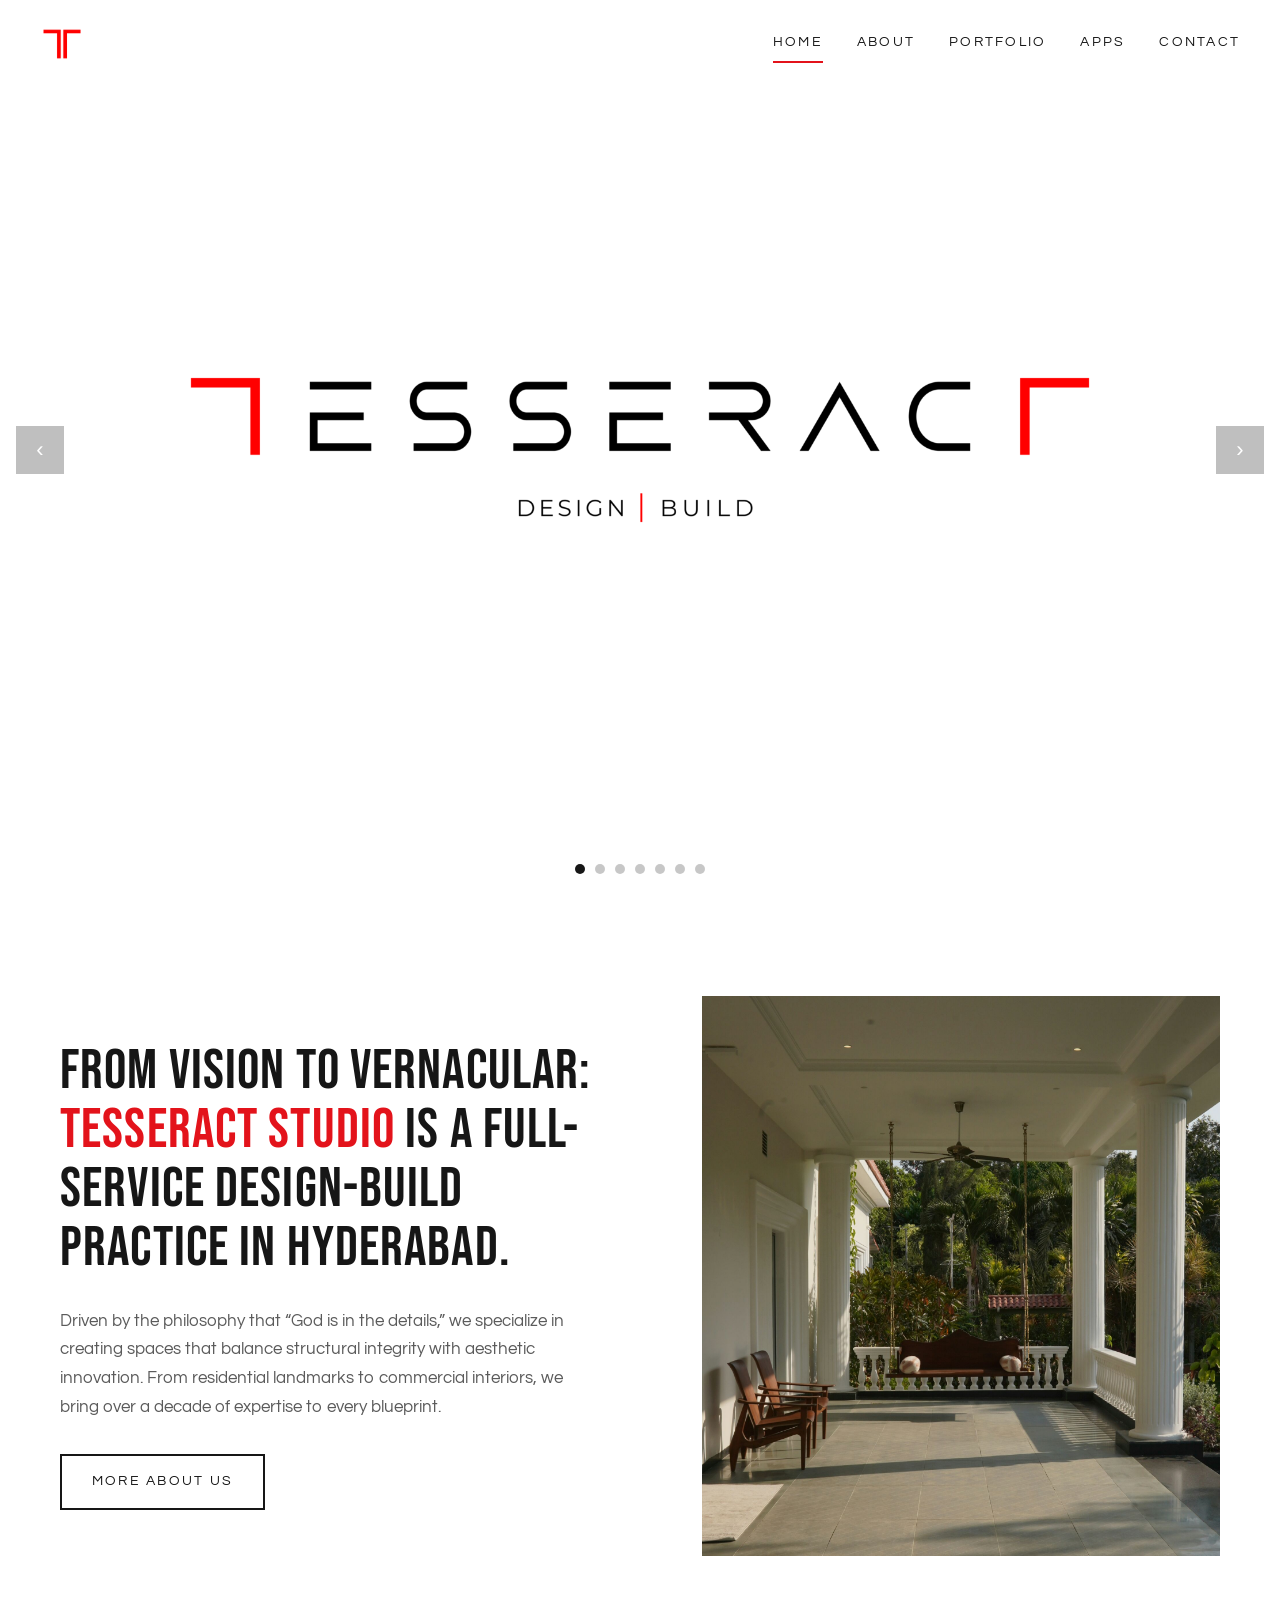
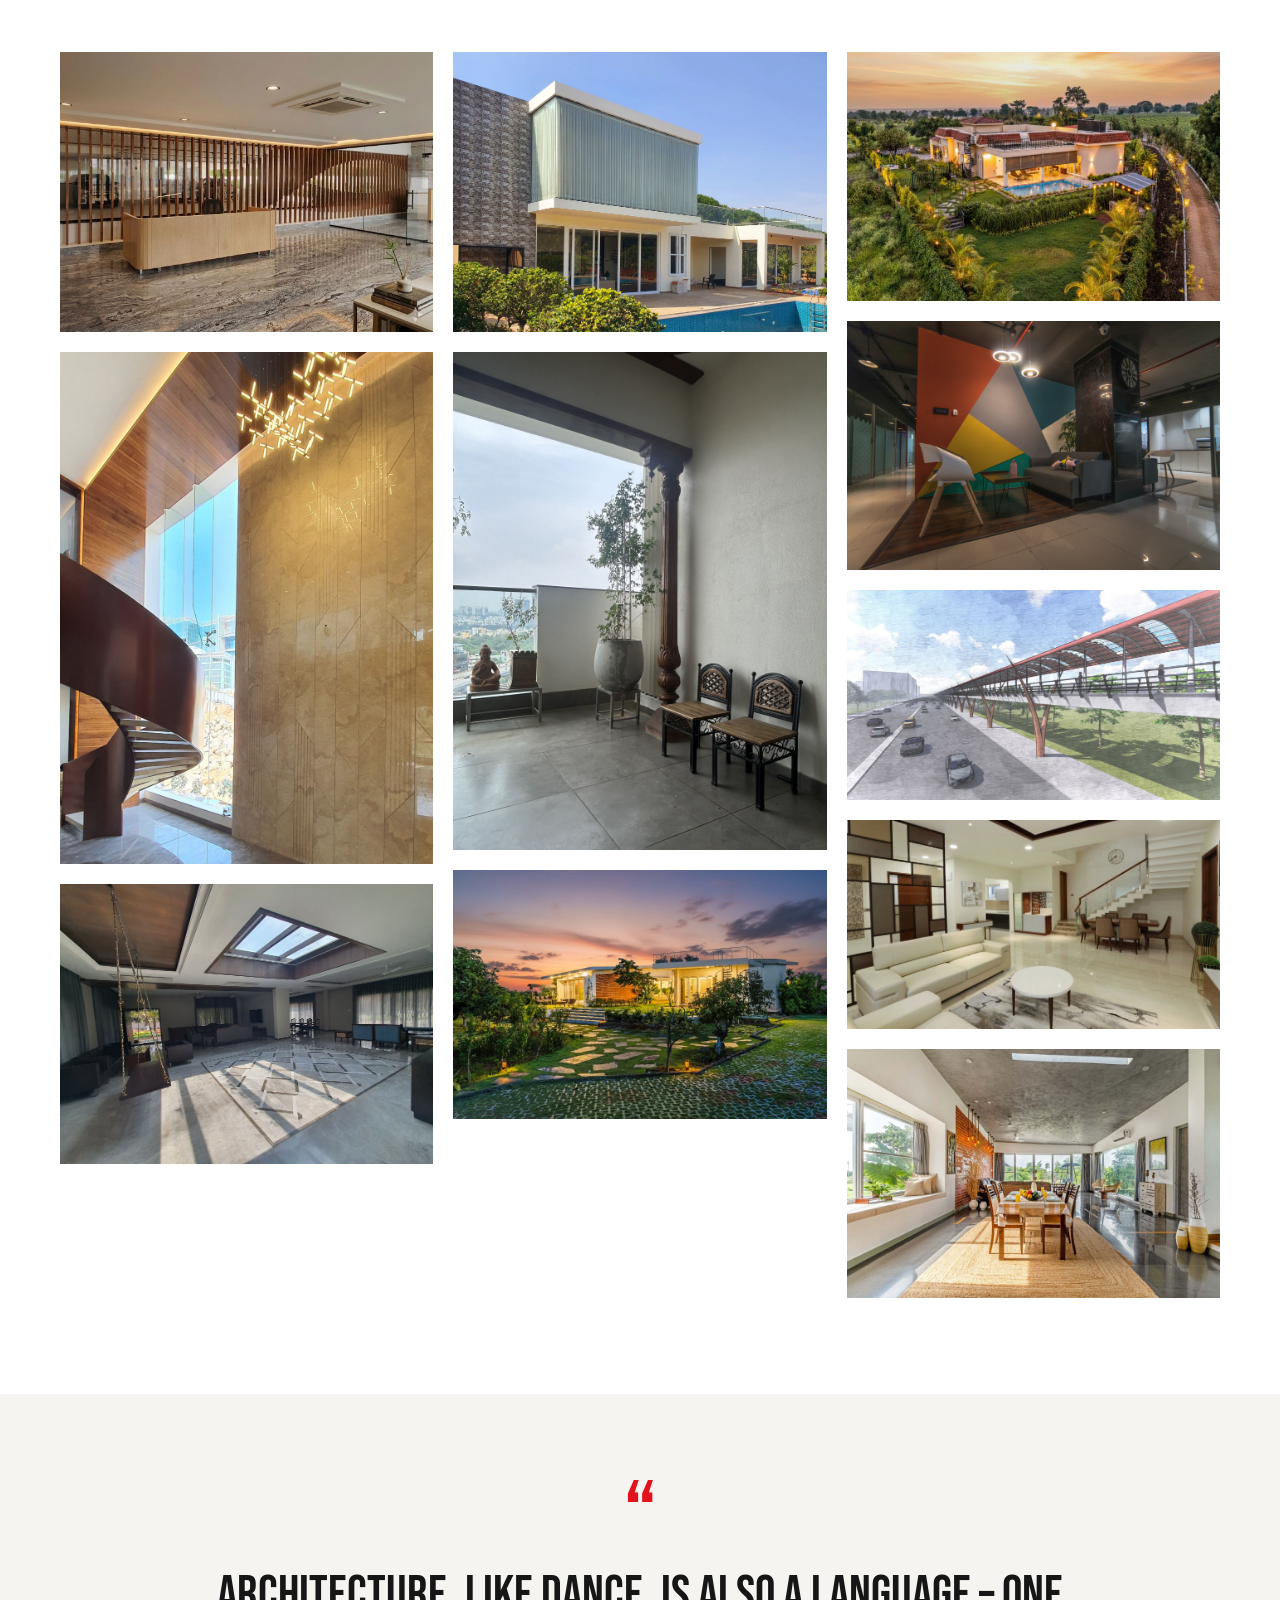
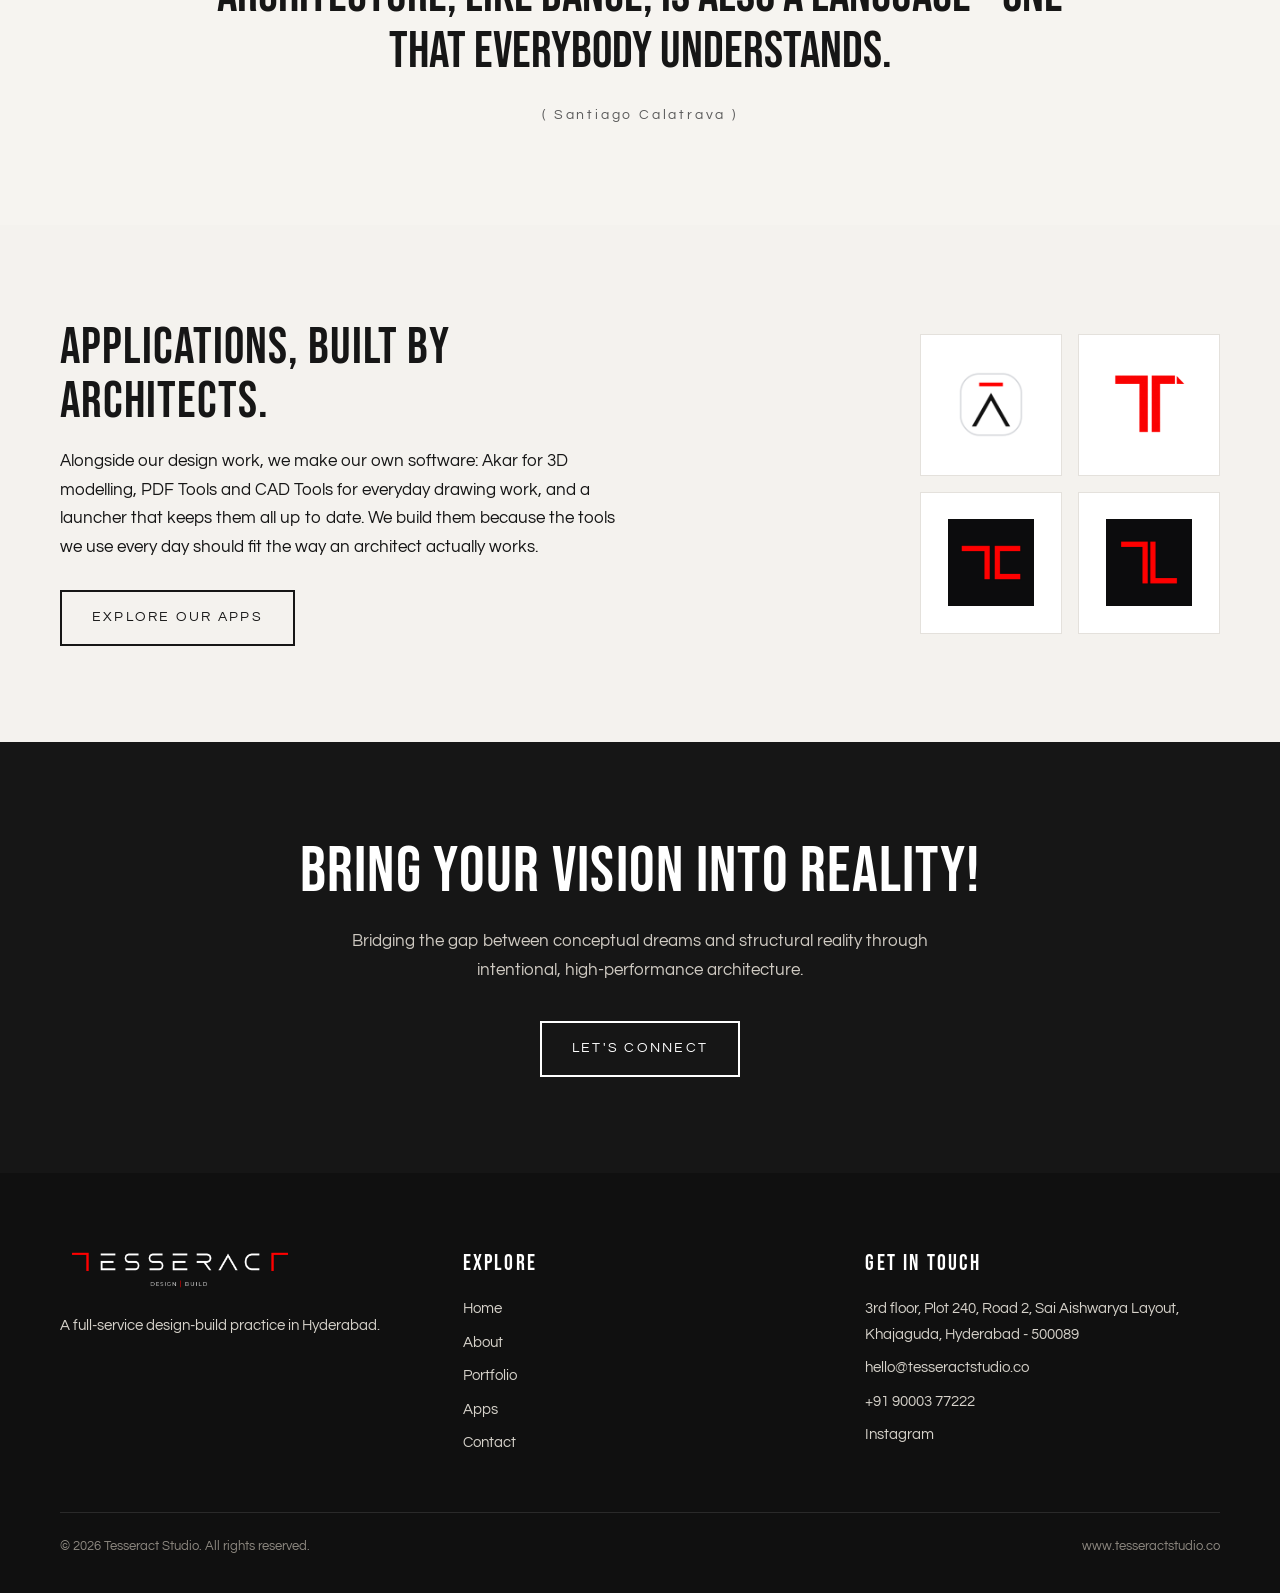
<file: index.html>
<!doctype html>
<html lang="en">
<head>
<meta charset="utf-8">
<meta name="viewport" content="width=device-width,initial-scale=1">
<title>Tesseract Studio | Design-Build Architecture Practice, Hyderabad</title>
<meta name="description" content="Tesseract Studio is a full-service design-build practice in Hyderabad, creating residential and commercial spaces that balance structural integrity with aesthetic innovation.">
<meta property="og:title" content="Tesseract Studio | Design-Build Architecture Practice, Hyderabad">
<meta property="og:description" content="Tesseract Studio is a full-service design-build practice in Hyderabad, creating residential and commercial spaces that balance structural integrity with aesthetic innovation.">
<meta property="og:type" content="website">
<link rel="icon" type="image/png" sizes="32x32" href="favicon-32.png">
<link rel="apple-touch-icon" href="apple-touch-icon.png">
<link rel="preconnect" href="https://fonts.googleapis.com"><link rel="preconnect" href="https://fonts.gstatic.com" crossorigin><link href="https://fonts.googleapis.com/css2?family=Bebas+Neue&family=Questrial&display=swap" rel="stylesheet">
<link rel="stylesheet" href="css/style.css">
</head>
<body>
<a class="skip" href="#main">Skip to content</a>
<header class="site-header">
<a class="brand" href="./" aria-label="Tesseract Studio home"><img src="images/logo/monogram.png" alt="Tesseract Studio" width="44" height="44"></a>
<button class="menu-btn" aria-expanded="false" aria-controls="nav" aria-label="Menu"><span></span><span></span><span></span></button>
<nav class="nav" id="nav" aria-label="Main">
<a href="./" aria-current="page">Home</a>
<a href="about/">About</a>
<a href="portfolio/">Portfolio</a>
<a href="apps/">Apps</a>
<a href="contact/">Contact</a>
</nav>
</header>
<main id="main">
<div class="hero" aria-roledescription="carousel" aria-label="Featured projects">
<div class="track"><div class="slide logo-slide"><img src="images/logo/logo-dark.png" alt="Tesseract Studio, Design | Build" width="1600" height="333"></div><div class="slide"><img src="images/home/saraljag-01.jpg" alt="Interior and exterior view of a Tesseract Studio project" loading="lazy"></div><div class="slide"><img src="images/home/saraljag-03.jpg" alt="Interior and exterior view of a Tesseract Studio project" loading="lazy"></div><div class="slide"><img src="images/home/terra-alba-01.jpg" alt="Interior and exterior view of a Tesseract Studio project" loading="lazy"></div><div class="slide"><img src="images/home/villaggio124-01.jpg" alt="Interior and exterior view of a Tesseract Studio project" loading="lazy"></div><div class="slide"><img src="images/home/dhara-01.jpg" alt="Interior and exterior view of a Tesseract Studio project" loading="lazy"></div><div class="slide"><img src="images/home/saraljag-04.jpg" alt="Interior and exterior view of a Tesseract Studio project" loading="lazy"></div></div>
<button class="arrow prev" aria-label="Previous slide">&#8249;</button>
<button class="arrow next" aria-label="Next slide">&#8250;</button>
<div class="dots"><button aria-label="Show slide 1" aria-current="true"></button><button aria-label="Show slide 2" aria-current="false"></button><button aria-label="Show slide 3" aria-current="false"></button><button aria-label="Show slide 4" aria-current="false"></button><button aria-label="Show slide 5" aria-current="false"></button><button aria-label="Show slide 6" aria-current="false"></button><button aria-label="Show slide 7" aria-current="false"></button></div>
</div>
<section>
<div class="wrap intro">
<div class="text rv">
<h1>From vision to vernacular: <span class="red">Tesseract Studio</span> is a full-service design-build practice in Hyderabad.</h1>
<p>Driven by the philosophy that &ldquo;God is in the details,&rdquo; we specialize in creating spaces that balance structural integrity with aesthetic innovation. From residential landmarks to commercial interiors, we bring over a decade of expertise to every blueprint.</p>
<a class="btn" href="about/">More about us</a>
</div>
<div class="photo rv"><img src="images/home/saraljag-02.jpg" alt="Interior detail of a Tesseract Studio home" loading="lazy"></div>
</div>
</section>
<section style="padding-top:0">
<div class="wrap"><div class="masonry"><img class="rv" src="images/home/crux-01.jpg" alt="Tesseract Studio project photograph" loading="lazy"><img class="rv" src="images/home/trr-01.jpg" alt="Tesseract Studio project photograph" loading="lazy"><img class="rv" src="images/home/chilkur-01.jpg" alt="Tesseract Studio project photograph" loading="lazy"><img class="rv" src="images/home/satya-01.jpg" alt="Tesseract Studio project photograph" loading="lazy"><img class="rv" src="images/home/dinesh-01.jpg" alt="Tesseract Studio project photograph" loading="lazy"><img class="rv" src="images/home/terra-alba-02.jpg" alt="Tesseract Studio project photograph" loading="lazy"><img class="rv" src="images/home/villaggio124-02.jpg" alt="Tesseract Studio project photograph" loading="lazy"><img class="rv" src="images/home/clo-01.jpg" alt="Tesseract Studio project photograph" loading="lazy"><img class="rv" src="images/home/wipro-01.jpg" alt="Tesseract Studio project photograph" loading="lazy"><img class="rv" src="images/home/trr-02.jpg" alt="Tesseract Studio project photograph" loading="lazy"><img class="rv" src="images/home/terra-alba-03.jpg" alt="Tesseract Studio project photograph" loading="lazy"></div></div>
</section>
<section class="quote">
<div class="wrap rv">
<blockquote><span class="mark" aria-hidden="true">&ldquo;</span>
<p>Architecture, like dance, is also a language &ndash; one that everybody understands.</p>
<cite>( Santiago Calatrava )</cite></blockquote>
</div>
</section>
<section class="apps-teaser">
<div class="wrap rv">
<div class="at-text">
<h2>Applications, built by architects.</h2>
<p>Alongside our design work, we make our own software: Akar for 3D modelling, PDF Tools and CAD Tools for everyday drawing work, and a launcher that keeps them all up to date. We build them because the tools we use every day should fit the way an architect actually works.</p>
<a class="btn" href="apps/">Explore our apps</a>
</div>
<ul class="at-icons" aria-label="Our apps">
<li><img src="images/apps/akar.png" alt="Akar" width="84" height="84"></li>
<li><img src="images/apps/pdf-tools.png" alt="Tesseract PDF Tools" width="84" height="84"></li>
<li><img src="images/apps/cad-tools.png" alt="Tesseract CAD Tools" width="84" height="84"></li>
<li><img src="images/apps/tools-launcher.png" alt="Tesseract Tools Launcher" width="84" height="84"></li>
</ul>
</div>
</section>
<section class="cta">
<div class="wrap rv">
<h2>Bring your vision into reality!</h2>
<p>Bridging the gap between conceptual dreams and structural reality through intentional, high-performance architecture.</p>
<a class="btn" href="contact/">Let's connect</a>
</div>
</section>

</main>
<footer class="site-footer">
<div class="wrap">
<div class="foot">
<div>
<img class="flogo" src="images/logo/logo-white.png" alt="Tesseract Studio, Design | Build" width="240" height="50">
<p>A full-service design-build practice in Hyderabad.</p>
</div>
<div>
<h4>Explore</h4>
<ul>
<li><a href="./">Home</a></li>
<li><a href="about/">About</a></li>
<li><a href="portfolio/">Portfolio</a></li>
<li><a href="apps/">Apps</a></li>
<li><a href="contact/">Contact</a></li>
</ul>
</div>
<div>
<h4>Get in touch</h4>
<ul>
<li>3rd floor, Plot 240, Road 2, Sai Aishwarya Layout, Khajaguda, Hyderabad - 500089</li>
<li><a href="mailto:hello@tesseractstudio.co">hello@tesseractstudio.co</a></li>
<li><a href="tel:+919000377222">+91 90003 77222</a></li>
<li><a href="https://www.instagram.com/tesseract_studio" target="_blank" rel="noopener">Instagram</a></li>
</ul>
</div>
</div>
<div class="legal"><span>&copy; 2026 Tesseract Studio. All rights reserved.</span><span>www.tesseractstudio.co</span></div>
</div>
</footer>
<script src="js/main.js"></script>
</body>
</html>
</file>
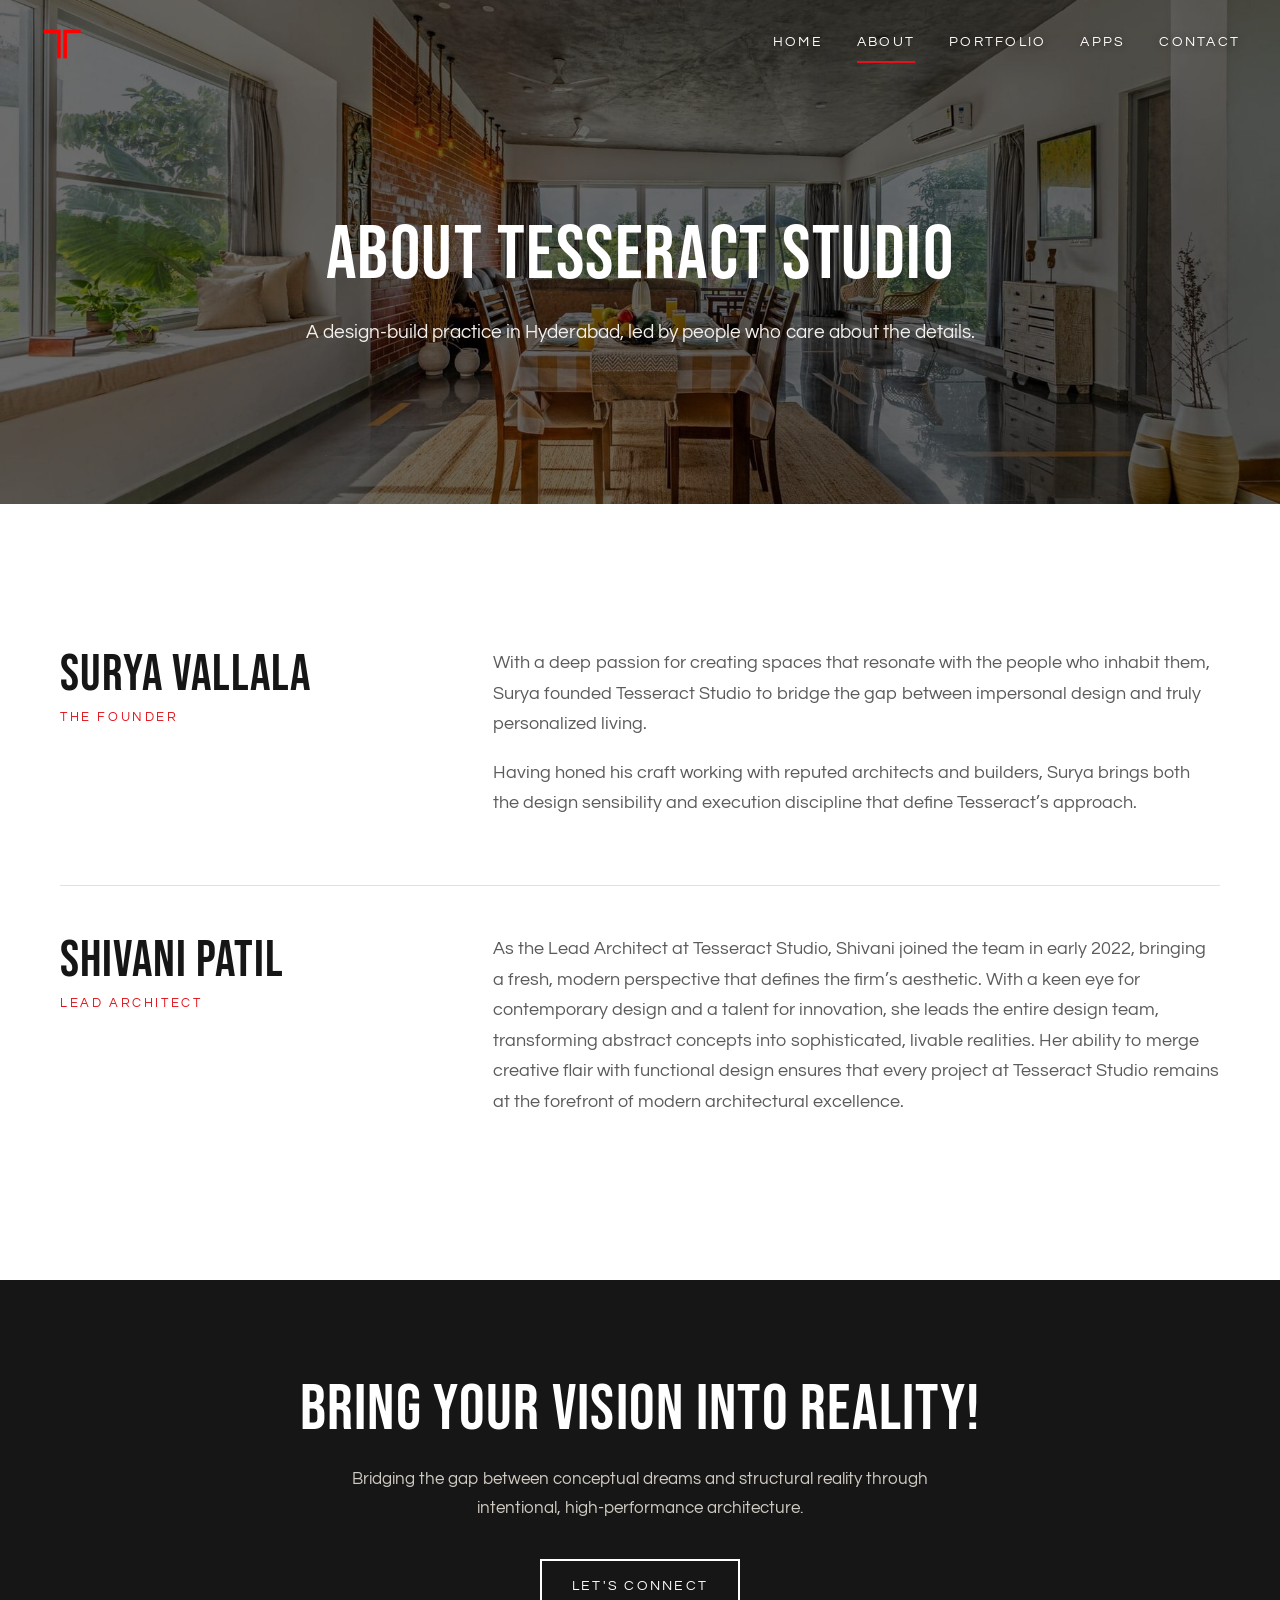
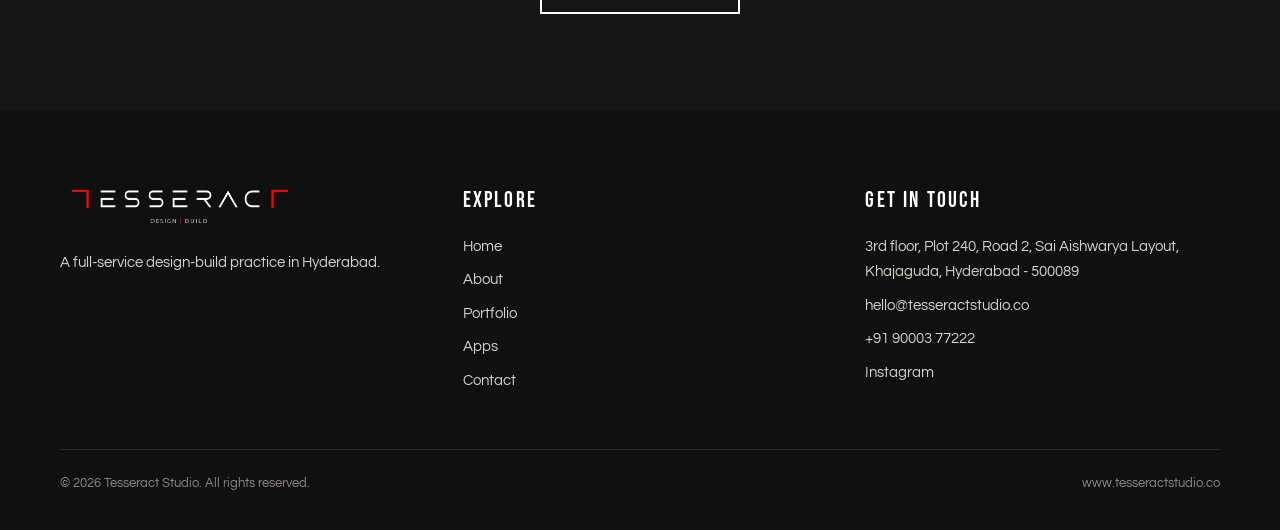
<file: about/index.html>
<!doctype html>
<html lang="en">
<head>
<meta charset="utf-8">
<meta name="viewport" content="width=device-width,initial-scale=1">
<title>About | Tesseract Studio</title>
<meta name="description" content="Meet the team behind Tesseract Studio: founder Surya Vallala and lead architect Shivani Patil.">
<meta property="og:title" content="About | Tesseract Studio">
<meta property="og:description" content="Meet the team behind Tesseract Studio: founder Surya Vallala and lead architect Shivani Patil.">
<meta property="og:type" content="website">
<link rel="icon" type="image/png" sizes="32x32" href="../favicon-32.png">
<link rel="apple-touch-icon" href="../apple-touch-icon.png">
<link rel="preconnect" href="https://fonts.googleapis.com"><link rel="preconnect" href="https://fonts.gstatic.com" crossorigin><link href="https://fonts.googleapis.com/css2?family=Bebas+Neue&family=Questrial&display=swap" rel="stylesheet">
<link rel="stylesheet" href="../css/style.css">
</head>
<body>
<a class="skip" href="#main">Skip to content</a>
<header class="site-header">
<a class="brand" href="../" aria-label="Tesseract Studio home"><img src="../images/logo/monogram.png" alt="Tesseract Studio" width="44" height="44"></a>
<button class="menu-btn" aria-expanded="false" aria-controls="nav" aria-label="Menu"><span></span><span></span><span></span></button>
<nav class="nav" id="nav" aria-label="Main">
<a href="../">Home</a>
<a href="../about/" aria-current="page">About</a>
<a href="../portfolio/">Portfolio</a>
<a href="../apps/">Apps</a>
<a href="../contact/">Contact</a>
</nav>
</header>
<main id="main">
<div class="page-hero">
<img class="bg" src="../images/home/terra-alba-03.jpg" alt="">
<div><h1>About Tesseract Studio</h1><p>A design-build practice in Hyderabad, led by people who care about the details.</p></div>
</div>
<section>
<div class="wrap">
<div class="person rv">
<div class="who"><h2>Surya Vallala</h2><span>The Founder</span></div>
<div class="bio">
<p>With a deep passion for creating spaces that resonate with the people who inhabit them, Surya founded Tesseract Studio to bridge the gap between impersonal design and truly personalized living.</p>
<p>Having honed his craft working with reputed architects and builders, Surya brings both the design sensibility and execution discipline that define Tesseract&rsquo;s approach.</p>
</div>
</div>
<div class="person rv">
<div class="who"><h2>Shivani Patil</h2><span>Lead Architect</span></div>
<div class="bio">
<p>As the Lead Architect at Tesseract Studio, Shivani joined the team in early 2022, bringing a fresh, modern perspective that defines the firm&rsquo;s aesthetic. With a keen eye for contemporary design and a talent for innovation, she leads the entire design team, transforming abstract concepts into sophisticated, livable realities. Her ability to merge creative flair with functional design ensures that every project at Tesseract Studio remains at the forefront of modern architectural excellence.</p>
</div>
</div>
</div>
</section>
<section class="cta">
<div class="wrap rv">
<h2>Bring your vision into reality!</h2>
<p>Bridging the gap between conceptual dreams and structural reality through intentional, high-performance architecture.</p>
<a class="btn" href="../contact/">Let's connect</a>
</div>
</section>

</main>
<footer class="site-footer">
<div class="wrap">
<div class="foot">
<div>
<img class="flogo" src="../images/logo/logo-white.png" alt="Tesseract Studio, Design | Build" width="240" height="50">
<p>A full-service design-build practice in Hyderabad.</p>
</div>
<div>
<h4>Explore</h4>
<ul>
<li><a href="../">Home</a></li>
<li><a href="../about/">About</a></li>
<li><a href="../portfolio/">Portfolio</a></li>
<li><a href="../apps/">Apps</a></li>
<li><a href="../contact/">Contact</a></li>
</ul>
</div>
<div>
<h4>Get in touch</h4>
<ul>
<li>3rd floor, Plot 240, Road 2, Sai Aishwarya Layout, Khajaguda, Hyderabad - 500089</li>
<li><a href="mailto:hello@tesseractstudio.co">hello@tesseractstudio.co</a></li>
<li><a href="tel:+919000377222">+91 90003 77222</a></li>
<li><a href="https://www.instagram.com/tesseract_studio" target="_blank" rel="noopener">Instagram</a></li>
</ul>
</div>
</div>
<div class="legal"><span>&copy; 2026 Tesseract Studio. All rights reserved.</span><span>www.tesseractstudio.co</span></div>
</div>
</footer>
<script src="../js/main.js"></script>
</body>
</html>
</file>
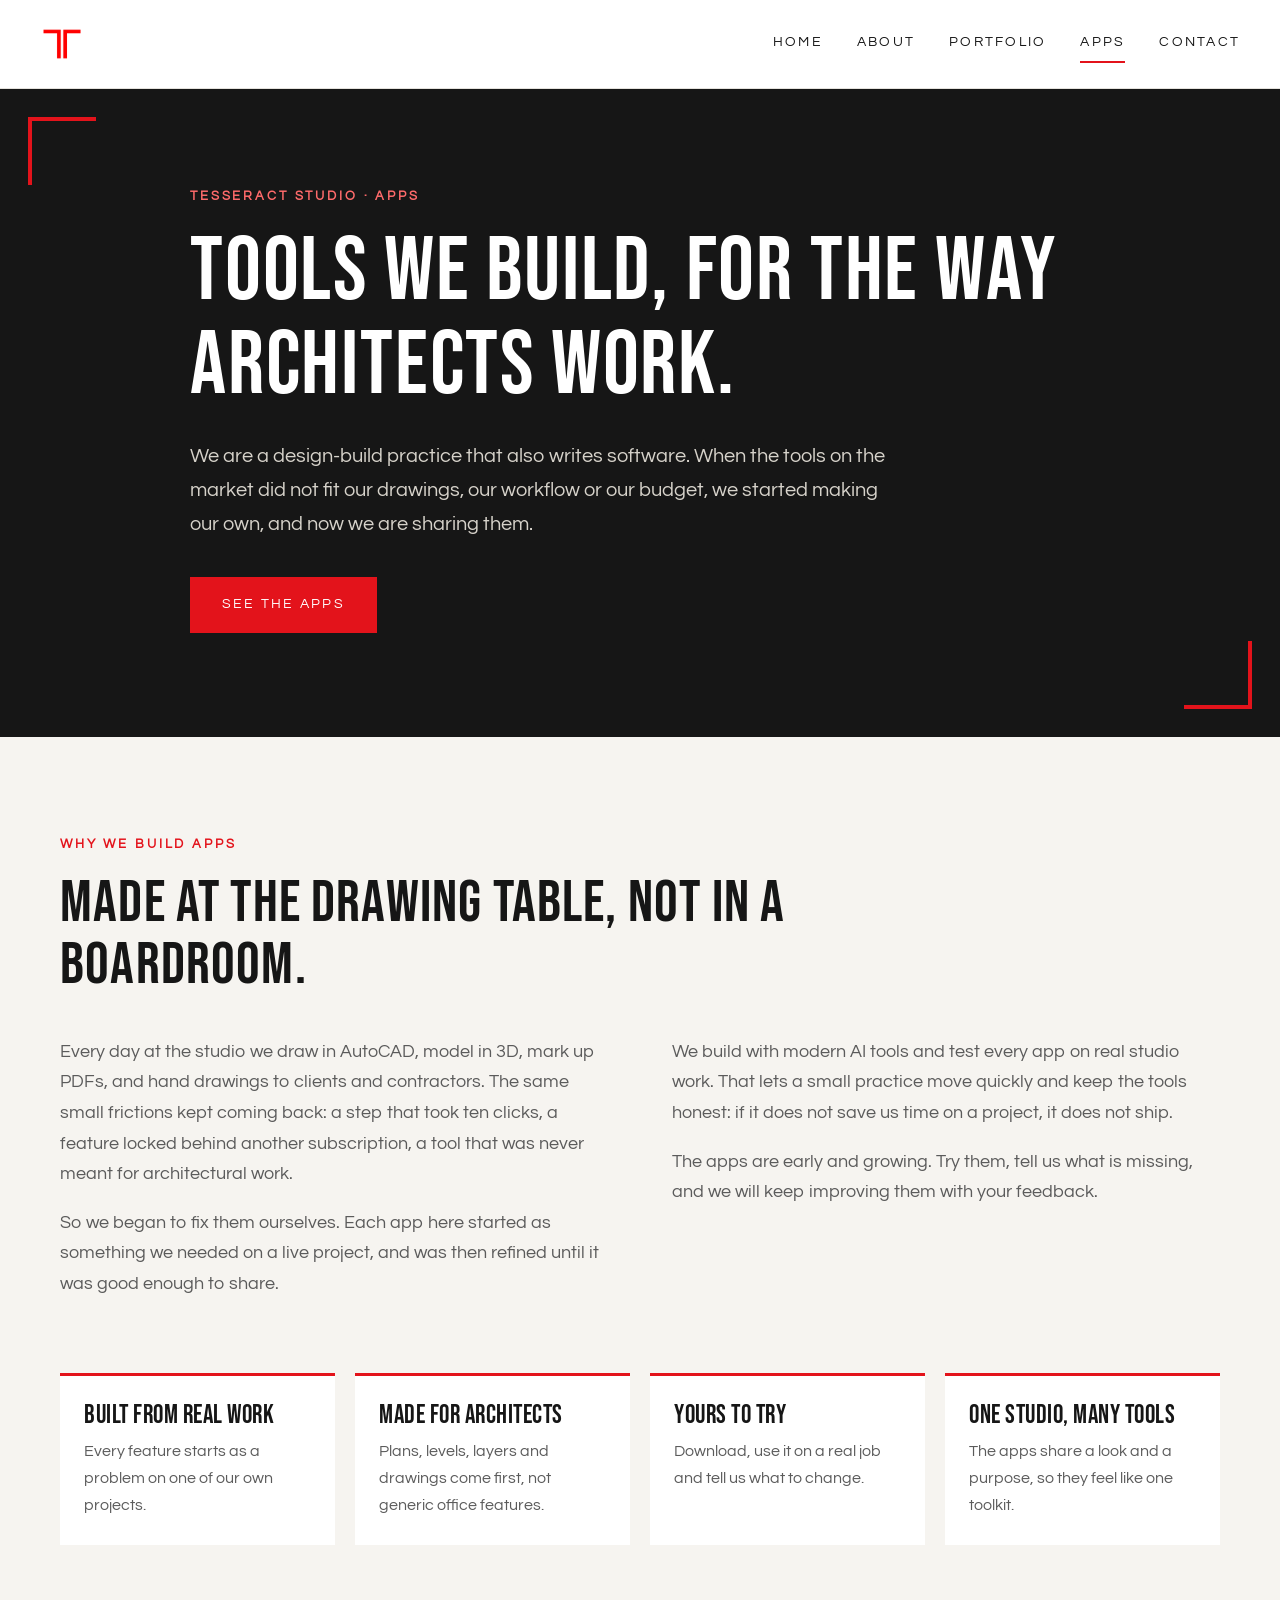
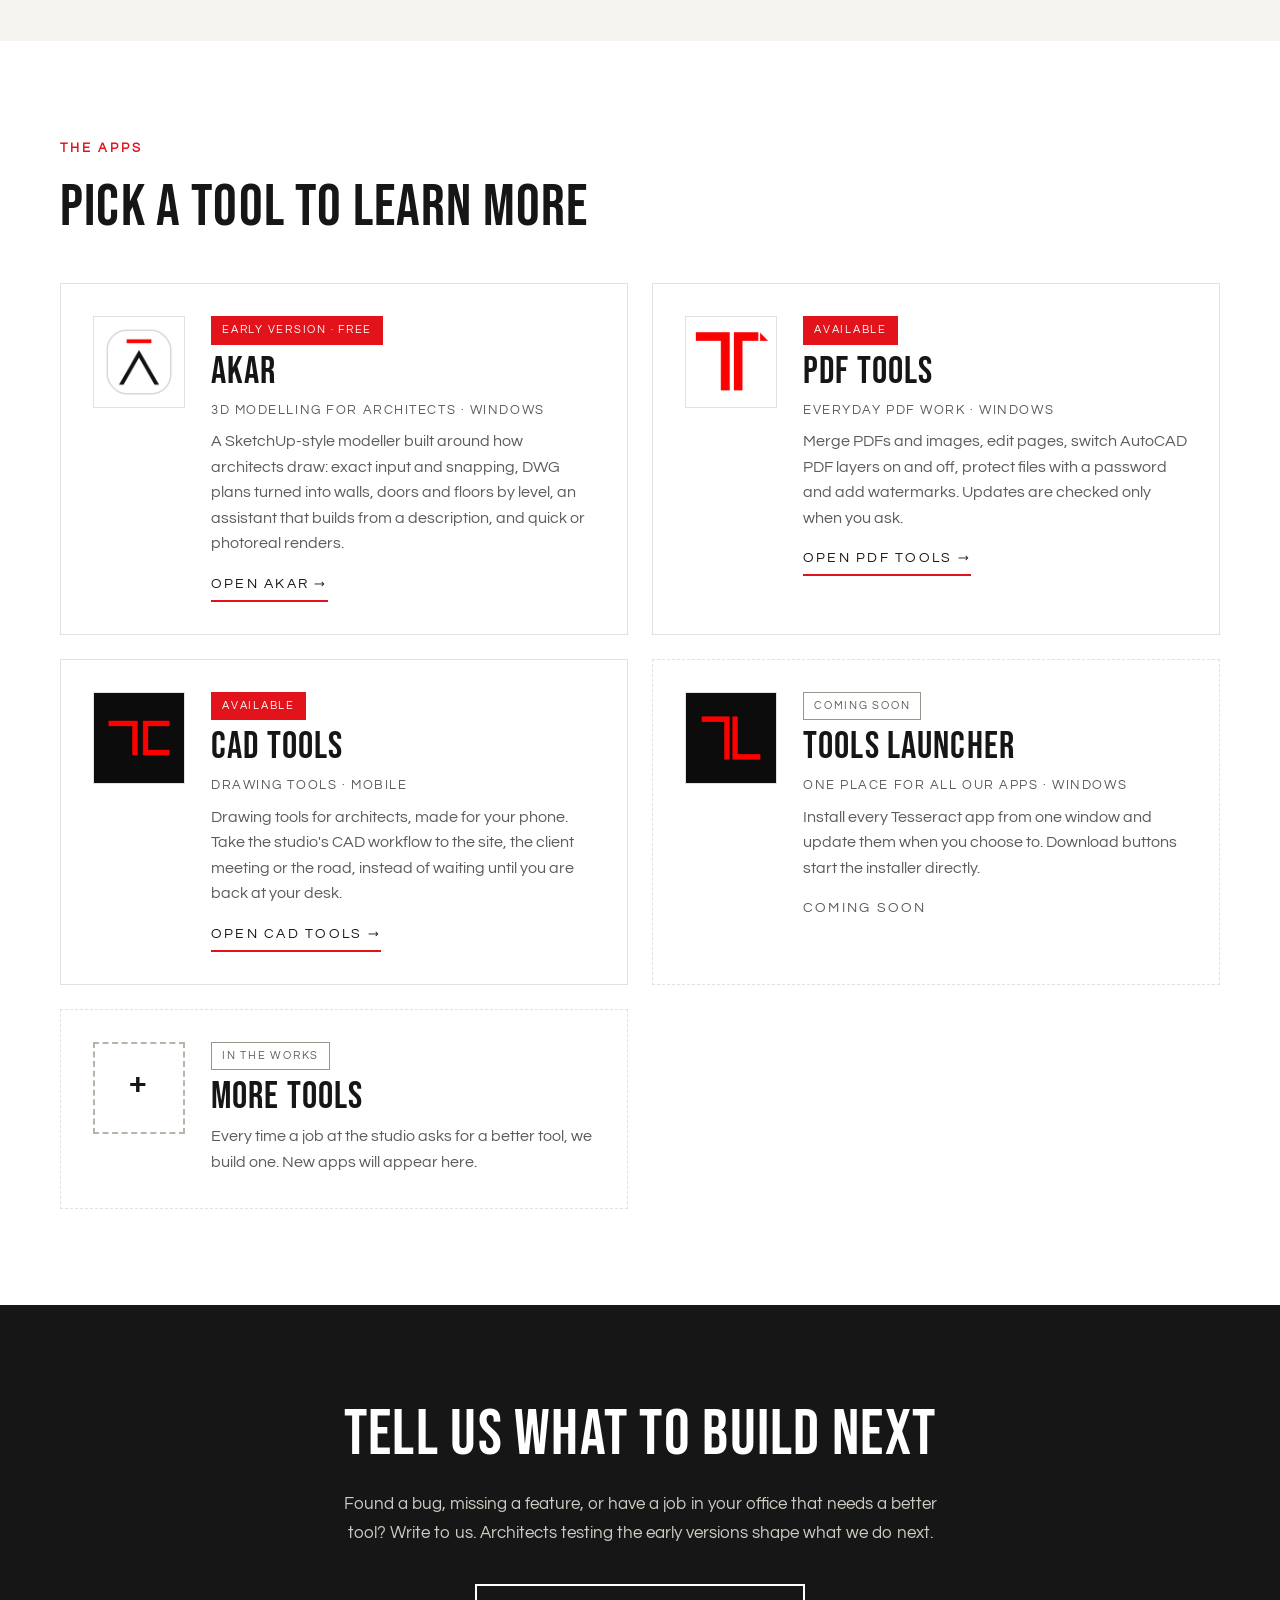
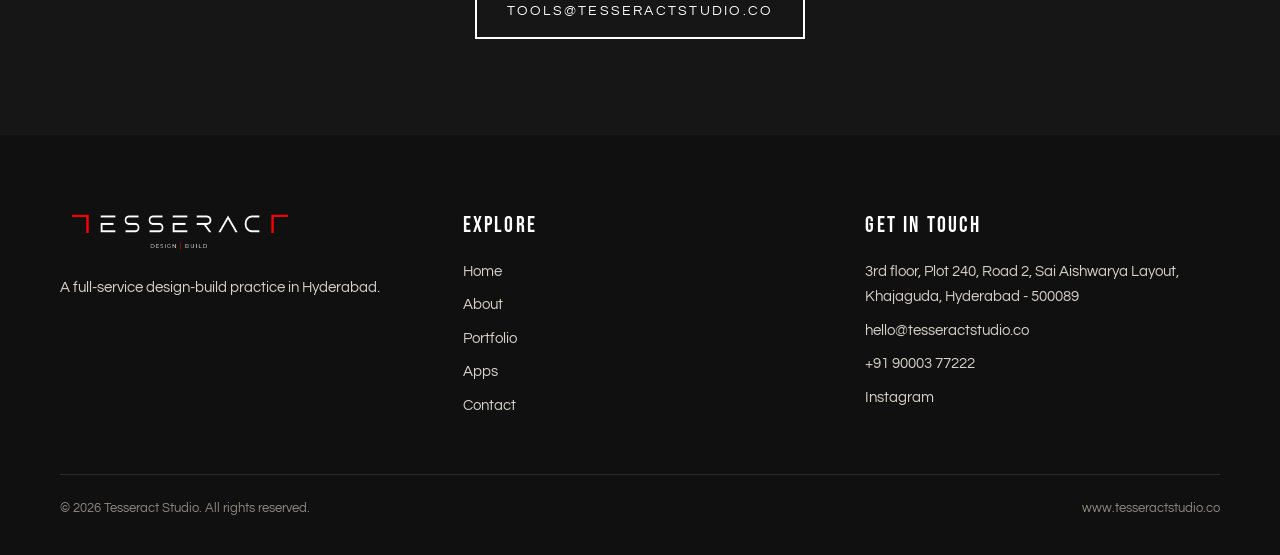
<file: apps/index.html>
<!doctype html>
<html lang="en">
<head>
<meta charset="utf-8">
<meta name="viewport" content="width=device-width,initial-scale=1">
<title>Apps | Tesseract Studio</title>
<meta name="description" content="Software built by Tesseract Studio for architects: Akar for 3D modelling, PDF Tools, CAD Tools and more, made from the way we actually work.">
<meta property="og:title" content="Apps | Tesseract Studio">
<meta property="og:description" content="Software built by Tesseract Studio for architects: Akar for 3D modelling, PDF Tools, CAD Tools and more, made from the way we actually work.">
<meta property="og:type" content="website">
<link rel="icon" type="image/png" sizes="32x32" href="../favicon-32.png">
<link rel="apple-touch-icon" href="../apple-touch-icon.png">
<link rel="preconnect" href="https://fonts.googleapis.com"><link rel="preconnect" href="https://fonts.gstatic.com" crossorigin><link href="https://fonts.googleapis.com/css2?family=Bebas+Neue&family=Questrial&display=swap" rel="stylesheet">
<link rel="stylesheet" href="../css/style.css">
<link rel="stylesheet" href="../css/apps.css">
</head>
<body>
<a class="skip" href="#main">Skip to content</a>
<header class="site-header solid">
<a class="brand" href="../" aria-label="Tesseract Studio home"><img src="../images/logo/monogram.png" alt="Tesseract Studio" width="44" height="44"></a>
<button class="menu-btn" aria-expanded="false" aria-controls="nav" aria-label="Menu"><span></span><span></span><span></span></button>
<nav class="nav" id="nav" aria-label="Main">
<a href="../">Home</a>
<a href="../about/">About</a>
<a href="../portfolio/">Portfolio</a>
<a href="../apps/" aria-current="page">Apps</a>
<a href="../contact/">Contact</a>
</nav>
</header>
<main id="main">
<div class="apps-hero">
<div class="wrap rv">
<span class="eyebrow">Tesseract Studio &middot; Apps</span>
<h1>Tools we build, for the way architects work.</h1>
<p>We are a design-build practice that also writes software. When the tools on the market did not fit our drawings, our workflow or our budget, we started making our own, and now we are sharing them.</p>
<a class="btn red" href="#apps">See the apps</a>
</div>
</div>

<section class="why">
<div class="wrap">
<div class="why-head rv">
<span class="eyebrow dark">Why we build apps</span>
<h2>Made at the drawing table, not in a boardroom.</h2>
</div>
<div class="why-cols">
<div class="rv">
<p>Every day at the studio we draw in AutoCAD, model in 3D, mark up PDFs, and hand drawings to clients and contractors. The same small frictions kept coming back: a step that took ten clicks, a feature locked behind another subscription, a tool that was never meant for architectural work.</p>
<p>So we began to fix them ourselves. Each app here started as something we needed on a live project, and was then refined until it was good enough to share.</p>
</div>
<div class="rv">
<p>We build with modern AI tools and test every app on real studio work. That lets a small practice move quickly and keep the tools honest: if it does not save us time on a project, it does not ship.</p>
<p>The apps are early and growing. Try them, tell us what is missing, and we will keep improving them with your feedback.</p>
</div>
</div>
<ul class="pillars">
<li class="rv"><h3>Built from real work</h3><p>Every feature starts as a problem on one of our own projects.</p></li>
<li class="rv"><h3>Made for architects</h3><p>Plans, levels, layers and drawings come first, not generic office features.</p></li>
<li class="rv"><h3>Yours to try</h3><p>Download, use it on a real job and tell us what to change.</p></li>
<li class="rv"><h3>One studio, many tools</h3><p>The apps share a look and a purpose, so they feel like one toolkit.</p></li>
</ul>
</div>
</section>

<section id="apps" class="apps-grid-sec">
<div class="wrap">
<div class="sec-head rv">
<span class="eyebrow dark">The apps</span>
<h2>Pick a tool to learn more</h2>
</div>
<div class="app-grid">
<a class="app-card rv" href="https://akar.tesseractstudio.co/" aria-label="Akar: 3D modelling for architects · Windows. Open Akar"><span class="app-tile icon" aria-hidden="true"><img src="../images/apps/akar.png" alt="" width="92" height="92"></span>
<span class="app-body">
<span class="app-status live">Early version · Free</span>
<span class="app-name">Akar</span>
<span class="app-tag">3D modelling for architects · Windows</span>
<span class="app-desc">A SketchUp-style modeller built around how architects draw: exact input and snapping, DWG plans turned into walls, doors and floors by level, an assistant that builds from a description, and quick or photoreal renders.</span>
<span class="app-cta">Open Akar &rarr;</span>
</span></a>
<a class="app-card rv" href="https://pdf.tesseractstudio.co/" aria-label="PDF Tools: Everyday PDF work · Windows. Open PDF Tools"><span class="app-tile icon" aria-hidden="true"><img src="../images/apps/pdf-tools.png" alt="" width="92" height="92"></span>
<span class="app-body">
<span class="app-status live">Available</span>
<span class="app-name">PDF Tools</span>
<span class="app-tag">Everyday PDF work · Windows</span>
<span class="app-desc">Merge PDFs and images, edit pages, switch AutoCAD PDF layers on and off, protect files with a password and add watermarks. Updates are checked only when you ask.</span>
<span class="app-cta">Open PDF Tools &rarr;</span>
</span></a>
<a class="app-card rv" href="https://cad.tesseractstudio.co/" aria-label="CAD Tools: Drawing tools · Mobile. Open CAD Tools"><span class="app-tile icon" aria-hidden="true"><img src="../images/apps/cad-tools.png" alt="" width="92" height="92"></span>
<span class="app-body">
<span class="app-status live">Available</span>
<span class="app-name">CAD Tools</span>
<span class="app-tag">Drawing tools · Mobile</span>
<span class="app-desc">Drawing tools for architects, made for your phone. Take the studio&#x27;s CAD workflow to the site, the client meeting or the road, instead of waiting until you are back at your desk.</span>
<span class="app-cta">Open CAD Tools &rarr;</span>
</span></a>
<div class="app-card soon rv" aria-label="Tools Launcher: coming soon"><span class="app-tile icon" aria-hidden="true"><img src="../images/apps/tools-launcher.png" alt="" width="92" height="92"></span>
<span class="app-body">
<span class="app-status soon">Coming soon</span>
<span class="app-name">Tools Launcher</span>
<span class="app-tag">One place for all our apps · Windows</span>
<span class="app-desc">Install every Tesseract app from one window and update them when you choose to. Download buttons start the installer directly.</span>
<span class="app-cta">Coming soon</span>
</span></div>
<div class="app-card more rv" aria-label="More tools on the way"><span class="app-tile" aria-hidden="true"><b>+</b></span>
<span class="app-body"><span class="app-status soon">In the works</span><span class="app-name">More tools</span>
<span class="app-desc">Every time a job at the studio asks for a better tool, we build one. New apps will appear here.</span></span></div>
</div>
</div>
</section>

<section class="cta">
<div class="wrap rv">
<h2>Tell us what to build next</h2>
<p>Found a bug, missing a feature, or have a job in your office that needs a better tool? Write to us. Architects testing the early versions shape what we do next.</p>
<a class="btn" href="mailto:tools@tesseractstudio.co">tools@tesseractstudio.co</a>
</div>
</section>
</main>
<footer class="site-footer">
<div class="wrap">
<div class="foot">
<div>
<img class="flogo" src="../images/logo/logo-white.png" alt="Tesseract Studio, Design | Build" width="240" height="50">
<p>A full-service design-build practice in Hyderabad.</p>
</div>
<div>
<h4>Explore</h4>
<ul>
<li><a href="../">Home</a></li>
<li><a href="../about/">About</a></li>
<li><a href="../portfolio/">Portfolio</a></li>
<li><a href="../apps/">Apps</a></li>
<li><a href="../contact/">Contact</a></li>
</ul>
</div>
<div>
<h4>Get in touch</h4>
<ul>
<li>3rd floor, Plot 240, Road 2, Sai Aishwarya Layout, Khajaguda, Hyderabad - 500089</li>
<li><a href="mailto:hello@tesseractstudio.co">hello@tesseractstudio.co</a></li>
<li><a href="tel:+919000377222">+91 90003 77222</a></li>
<li><a href="https://www.instagram.com/tesseract_studio" target="_blank" rel="noopener">Instagram</a></li>
</ul>
</div>
</div>
<div class="legal"><span>&copy; 2026 Tesseract Studio. All rights reserved.</span><span>www.tesseractstudio.co</span></div>
</div>
</footer>
<script src="../js/main.js"></script>
</body>
</html>
</file>
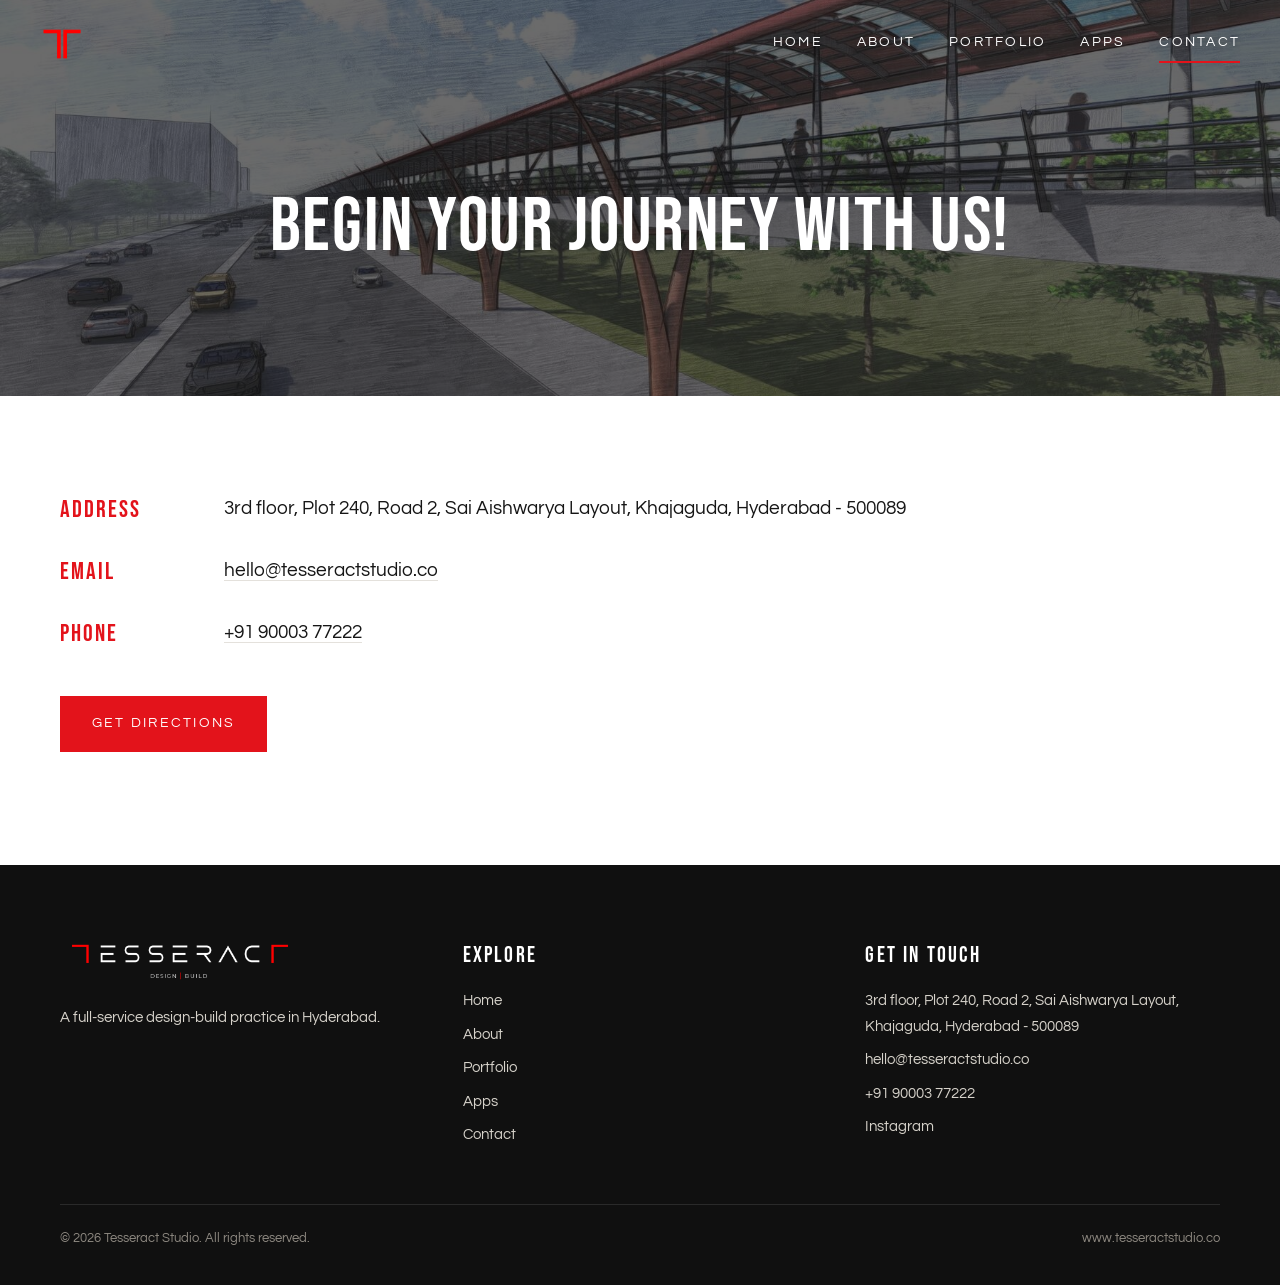
<file: contact/index.html>
<!doctype html>
<html lang="en">
<head>
<meta charset="utf-8">
<meta name="viewport" content="width=device-width,initial-scale=1">
<title>Contact | Tesseract Studio</title>
<meta name="description" content="Contact Tesseract Studio in Khajaguda, Hyderabad. Call, email or get directions to begin your project.">
<meta property="og:title" content="Contact | Tesseract Studio">
<meta property="og:description" content="Contact Tesseract Studio in Khajaguda, Hyderabad. Call, email or get directions to begin your project.">
<meta property="og:type" content="website">
<link rel="icon" type="image/png" sizes="32x32" href="../favicon-32.png">
<link rel="apple-touch-icon" href="../apple-touch-icon.png">
<link rel="preconnect" href="https://fonts.googleapis.com"><link rel="preconnect" href="https://fonts.gstatic.com" crossorigin><link href="https://fonts.googleapis.com/css2?family=Bebas+Neue&family=Questrial&display=swap" rel="stylesheet">
<link rel="stylesheet" href="../css/style.css">
</head>
<body>
<a class="skip" href="#main">Skip to content</a>
<header class="site-header">
<a class="brand" href="../" aria-label="Tesseract Studio home"><img src="../images/logo/monogram.png" alt="Tesseract Studio" width="44" height="44"></a>
<button class="menu-btn" aria-expanded="false" aria-controls="nav" aria-label="Menu"><span></span><span></span><span></span></button>
<nav class="nav" id="nav" aria-label="Main">
<a href="../">Home</a>
<a href="../about/">About</a>
<a href="../portfolio/">Portfolio</a>
<a href="../apps/">Apps</a>
<a href="../contact/" aria-current="page">Contact</a>
</nav>
</header>
<main id="main">
<div class="page-hero" style="min-height:44vh">
<img class="bg" src="../images/home/wipro-01.jpg" alt="">
<div><h1>Begin your journey with us!</h1></div>
</div>
<section class="contact">
<div class="wrap rv">
<dl>
<dt>Address</dt><dd>3rd floor, Plot 240, Road 2, Sai Aishwarya Layout, Khajaguda, Hyderabad - 500089</dd>
<dt>Email</dt><dd><a href="mailto:hello@tesseractstudio.co">hello@tesseractstudio.co</a></dd>
<dt>Phone</dt><dd><a href="tel:+919000377222">+91 90003 77222</a></dd>
</dl>
<p style="margin-top:44px"><a class="btn red" href="https://maps.app.goo.gl/HTKPa3USLxwHgkB78" target="_blank" rel="noopener">Get directions</a></p>
</div>
</section>
</main>
<footer class="site-footer">
<div class="wrap">
<div class="foot">
<div>
<img class="flogo" src="../images/logo/logo-white.png" alt="Tesseract Studio, Design | Build" width="240" height="50">
<p>A full-service design-build practice in Hyderabad.</p>
</div>
<div>
<h4>Explore</h4>
<ul>
<li><a href="../">Home</a></li>
<li><a href="../about/">About</a></li>
<li><a href="../portfolio/">Portfolio</a></li>
<li><a href="../apps/">Apps</a></li>
<li><a href="../contact/">Contact</a></li>
</ul>
</div>
<div>
<h4>Get in touch</h4>
<ul>
<li>3rd floor, Plot 240, Road 2, Sai Aishwarya Layout, Khajaguda, Hyderabad - 500089</li>
<li><a href="mailto:hello@tesseractstudio.co">hello@tesseractstudio.co</a></li>
<li><a href="tel:+919000377222">+91 90003 77222</a></li>
<li><a href="https://www.instagram.com/tesseract_studio" target="_blank" rel="noopener">Instagram</a></li>
</ul>
</div>
</div>
<div class="legal"><span>&copy; 2026 Tesseract Studio. All rights reserved.</span><span>www.tesseractstudio.co</span></div>
</div>
</footer>
<script src="../js/main.js"></script>
</body>
</html>
</file>
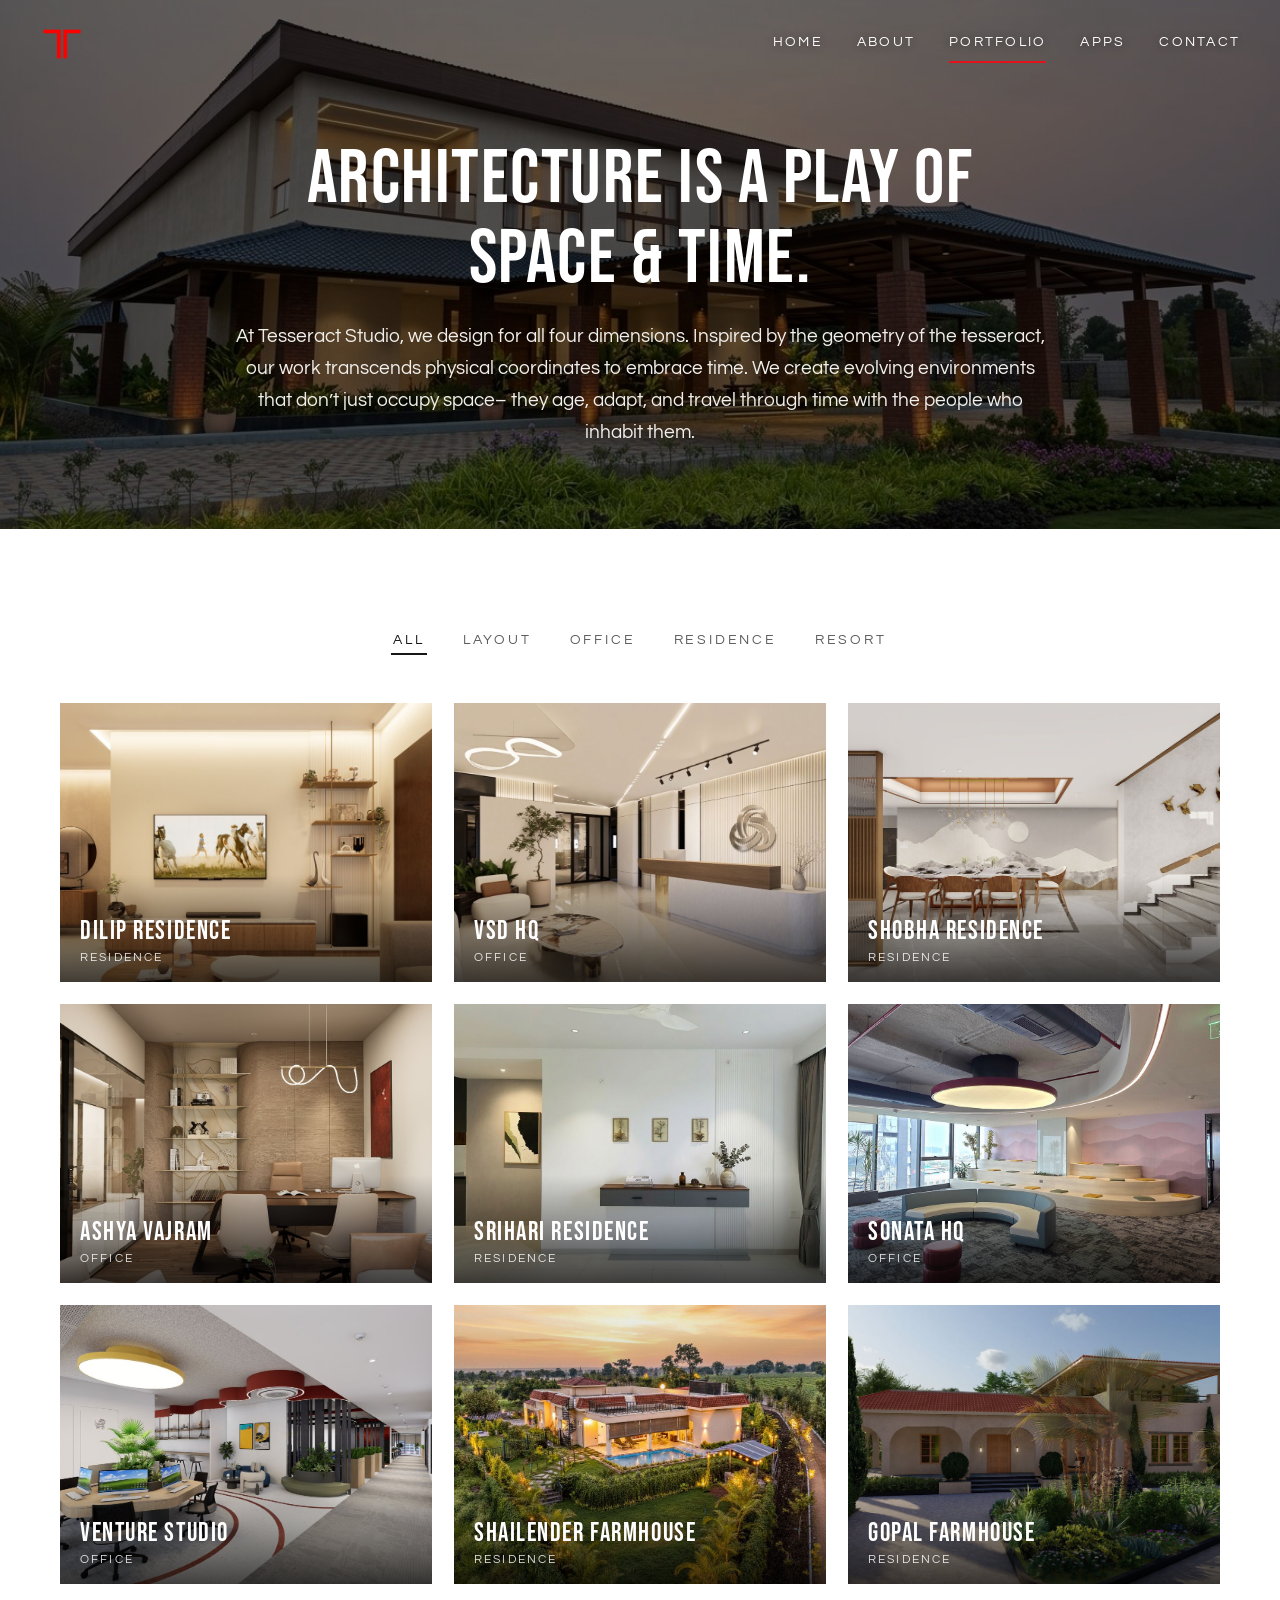
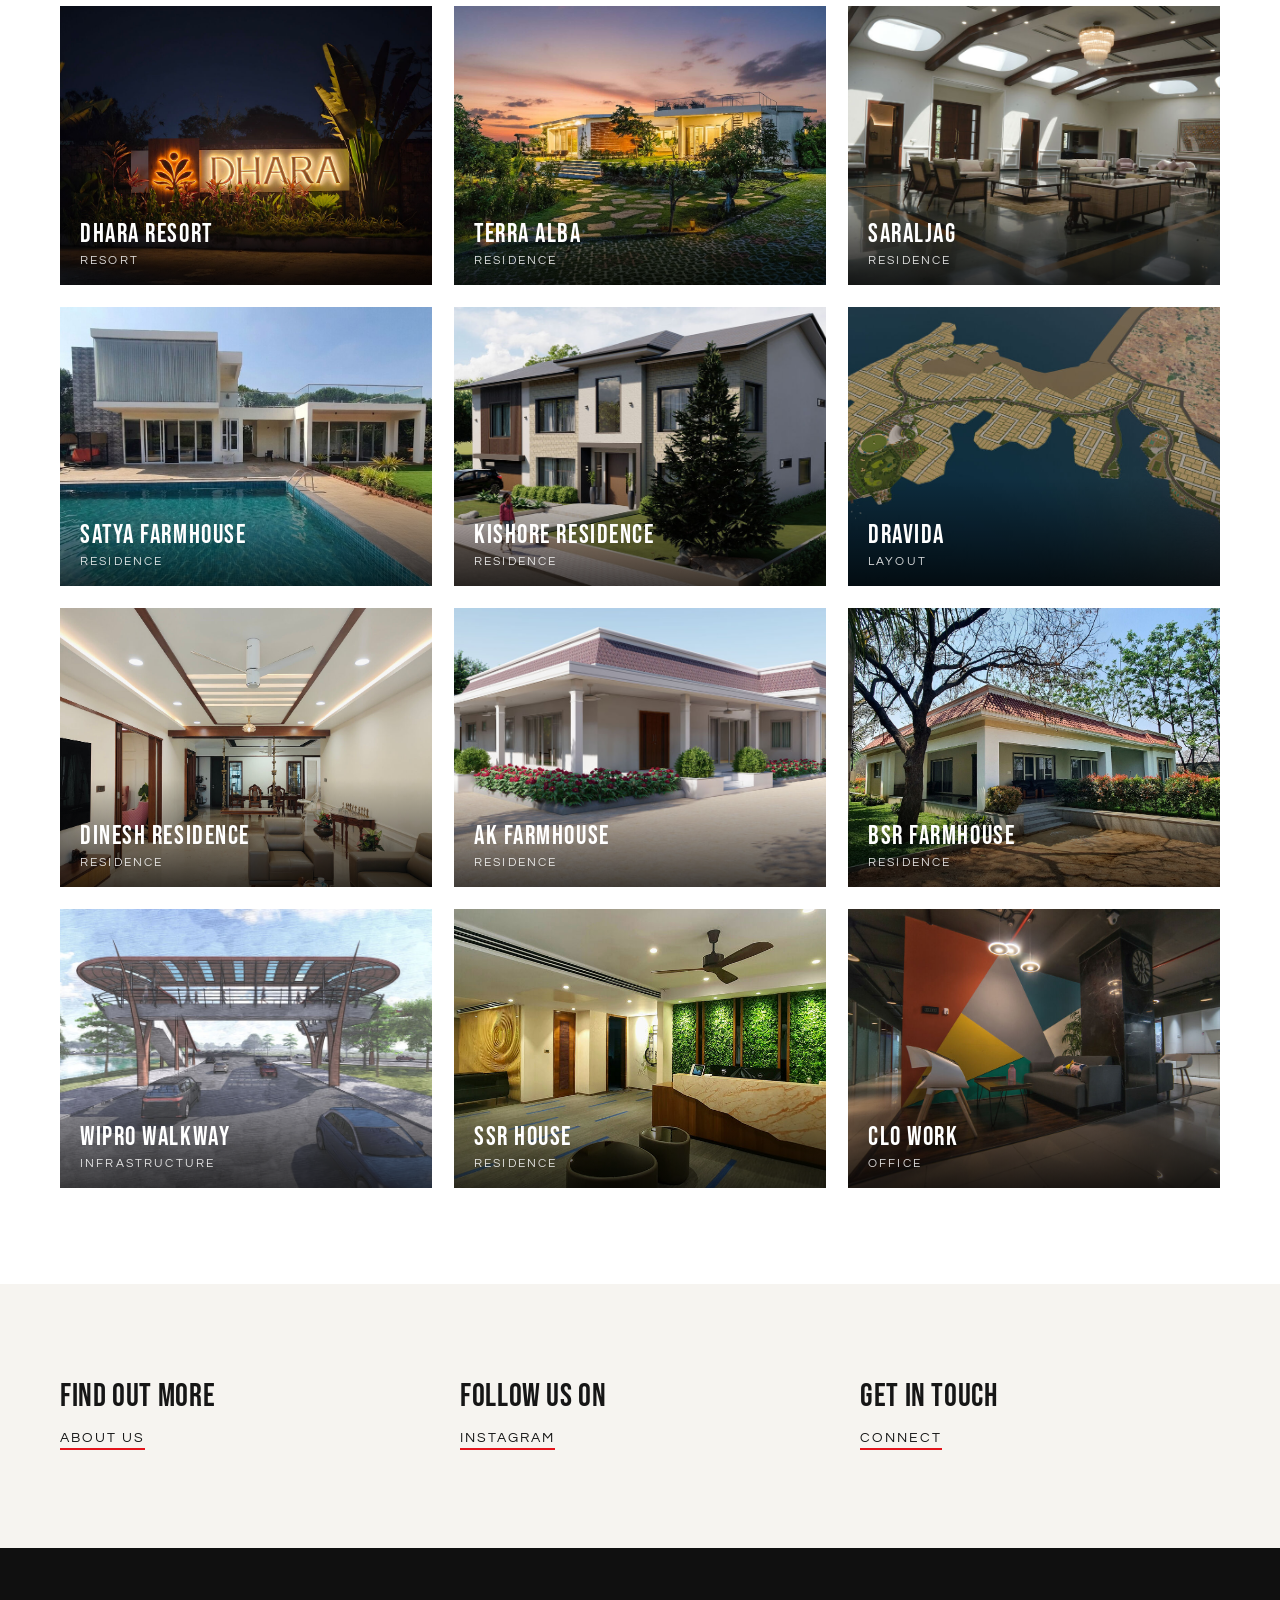
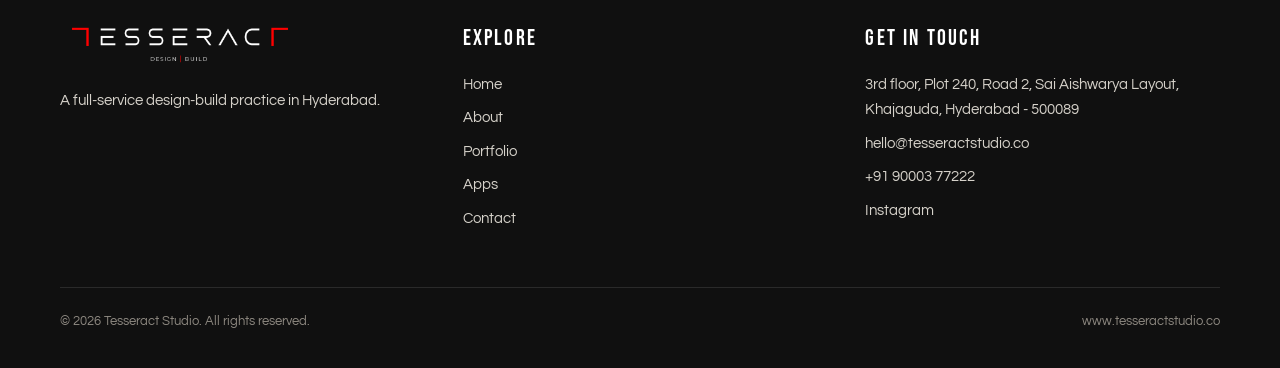
<file: portfolio/index.html>
<!doctype html>
<html lang="en">
<head>
<meta charset="utf-8">
<meta name="viewport" content="width=device-width,initial-scale=1">
<title>Portfolio | Tesseract Studio</title>
<meta name="description" content="Selected residential, office, resort and layout projects by Tesseract Studio, Hyderabad.">
<meta property="og:title" content="Portfolio | Tesseract Studio">
<meta property="og:description" content="Selected residential, office, resort and layout projects by Tesseract Studio, Hyderabad.">
<meta property="og:type" content="website">
<link rel="icon" type="image/png" sizes="32x32" href="../favicon-32.png">
<link rel="apple-touch-icon" href="../apple-touch-icon.png">
<link rel="preconnect" href="https://fonts.googleapis.com"><link rel="preconnect" href="https://fonts.gstatic.com" crossorigin><link href="https://fonts.googleapis.com/css2?family=Bebas+Neue&family=Questrial&display=swap" rel="stylesheet">
<link rel="stylesheet" href="../css/style.css">
</head>
<body>
<a class="skip" href="#main">Skip to content</a>
<header class="site-header">
<a class="brand" href="../" aria-label="Tesseract Studio home"><img src="../images/logo/monogram.png" alt="Tesseract Studio" width="44" height="44"></a>
<button class="menu-btn" aria-expanded="false" aria-controls="nav" aria-label="Menu"><span></span><span></span><span></span></button>
<nav class="nav" id="nav" aria-label="Main">
<a href="../">Home</a>
<a href="../about/">About</a>
<a href="../portfolio/" aria-current="page">Portfolio</a>
<a href="../apps/">Apps</a>
<a href="../contact/">Contact</a>
</nav>
</header>
<main id="main">
<div class="page-hero">
<img class="bg" src="../images/home/dhara-01.jpg" alt="">
<div><h1>Architecture is a play of space &amp; time.</h1>
<p>At Tesseract Studio, we design for all four dimensions. Inspired by the geometry of the tesseract, our work transcends physical coordinates to embrace time. We create evolving environments that don&rsquo;t just occupy space&ndash; they age, adapt, and travel through time with the people who inhabit them.</p></div>
</div>
<section>
<div class="wrap">
<ul class="filters" aria-label="Filter projects"><li><button type="button" data-filter="all" aria-pressed="true">All</button></li><li><button type="button" data-filter="layout" aria-pressed="false">Layout</button></li><li><button type="button" data-filter="office" aria-pressed="false">Office</button></li><li><button type="button" data-filter="residence" aria-pressed="false">Residence</button></li><li><button type="button" data-filter="resort" aria-pressed="false">Resort</button></li></ul>
<div class="grid">
<a class="tile rv" data-cat="residence" href="https://tesseractstudio.pixieset.com/dilipresidence" target="_blank" rel="noopener" aria-label="Dilip Residence (Residence), opens the project gallery"><img src="../images/portfolio/dilip-residence.jpg" alt="Dilip Residence" loading="lazy"><span class="cap">Dilip Residence<small>Residence</small></span></a>
<a class="tile rv" data-cat="office" href="https://tesseractstudio.pixieset.com/vsdhq" target="_blank" rel="noopener" aria-label="VSD HQ (Office), opens the project gallery"><img src="../images/portfolio/vsd-hq.jpg" alt="VSD HQ" loading="lazy"><span class="cap">VSD HQ<small>Office</small></span></a>
<a class="tile rv" data-cat="residence" href="https://tesseractstudio.pixieset.com/shobharesidence" target="_blank" rel="noopener" aria-label="Shobha Residence (Residence), opens the project gallery"><img src="../images/portfolio/shobha-residence.jpg" alt="Shobha Residence" loading="lazy"><span class="cap">Shobha Residence<small>Residence</small></span></a>
<a class="tile rv" data-cat="office" href="https://tesseractstudio.pixieset.com/ashyahq" target="_blank" rel="noopener" aria-label="Ashya Vajram (Office), opens the project gallery"><img src="../images/portfolio/ashya-vajram.jpg" alt="Ashya Vajram" loading="lazy"><span class="cap">Ashya Vajram<small>Office</small></span></a>
<a class="tile rv" data-cat="residence" href="https://tesseractstudio.pixieset.com/srihariresidence" target="_blank" rel="noopener" aria-label="Srihari Residence (Residence), opens the project gallery"><img src="../images/portfolio/srihari-residence.jpg" alt="Srihari Residence" loading="lazy"><span class="cap">Srihari Residence<small>Residence</small></span></a>
<a class="tile rv" data-cat="office" href="https://tesseractstudio.pixieset.com/sonatahq" target="_blank" rel="noopener" aria-label="Sonata HQ (Office), opens the project gallery"><img src="../images/portfolio/sonata-hq.jpg" alt="Sonata HQ" loading="lazy"><span class="cap">Sonata HQ<small>Office</small></span></a>
<a class="tile rv" data-cat="office" href="https://tesseractstudio.pixieset.com/venturestudio" target="_blank" rel="noopener" aria-label="Venture Studio (Office), opens the project gallery"><img src="../images/portfolio/venture-studio.jpg" alt="Venture Studio" loading="lazy"><span class="cap">Venture Studio<small>Office</small></span></a>
<a class="tile rv" data-cat="residence" href="https://tesseractstudio.pixieset.com/shailenderfarmhouse" target="_blank" rel="noopener" aria-label="Shailender Farmhouse (Residence), opens the project gallery"><img src="../images/portfolio/shailender-farmhouse.jpg" alt="Shailender Farmhouse" loading="lazy"><span class="cap">Shailender Farmhouse<small>Residence</small></span></a>
<a class="tile rv" data-cat="residence" href="https://tesseractstudio.pixieset.com/gopalfarmhouse" target="_blank" rel="noopener" aria-label="Gopal Farmhouse (Residence), opens the project gallery"><img src="../images/portfolio/gopal-farmhouse.jpg" alt="Gopal Farmhouse" loading="lazy"><span class="cap">Gopal Farmhouse<small>Residence</small></span></a>
<a class="tile rv" data-cat="resort" href="https://tesseractstudio.pixieset.com/dhararesort" target="_blank" rel="noopener" aria-label="Dhara Resort (Resort), opens the project gallery"><img src="../images/portfolio/dhara-resort.jpg" alt="Dhara Resort" loading="lazy"><span class="cap">Dhara Resort<small>Resort</small></span></a>
<a class="tile rv" data-cat="residence" href="https://tesseractstudio.pixieset.com/nikhilresidence" target="_blank" rel="noopener" aria-label="Terra Alba (Residence), opens the project gallery"><img src="../images/portfolio/terra-alba.jpg" alt="Terra Alba" loading="lazy"><span class="cap">Terra Alba<small>Residence</small></span></a>
<a class="tile rv" data-cat="residence" href="https://tesseractstudio.pixieset.com/saraljag" target="_blank" rel="noopener" aria-label="Saraljag (Residence), opens the project gallery"><img src="../images/portfolio/saraljag.jpg" alt="Saraljag" loading="lazy"><span class="cap">Saraljag<small>Residence</small></span></a>
<a class="tile rv" data-cat="residence" href="https://tesseractstudio.pixieset.com/satyafarmhouse" target="_blank" rel="noopener" aria-label="Satya Farmhouse (Residence), opens the project gallery"><img src="../images/portfolio/satya-farmhouse.jpg" alt="Satya Farmhouse" loading="lazy"><span class="cap">Satya Farmhouse<small>Residence</small></span></a>
<a class="tile rv" data-cat="residence" href="https://tesseractstudio.pixieset.com/kishoreresidence" target="_blank" rel="noopener" aria-label="Kishore Residence (Residence), opens the project gallery"><img src="../images/portfolio/kishore-residence.jpg" alt="Kishore Residence" loading="lazy"><span class="cap">Kishore Residence<small>Residence</small></span></a>
<a class="tile rv" data-cat="layout" href="https://tesseractstudio.pixieset.com/dravida" target="_blank" rel="noopener" aria-label="Dravida (Layout), opens the project gallery"><img src="../images/portfolio/dravida.jpg" alt="Dravida" loading="lazy"><span class="cap">Dravida<small>Layout</small></span></a>
<a class="tile rv" data-cat="residence" href="https://tesseractstudio.pixieset.com/dineshresidence" target="_blank" rel="noopener" aria-label="Dinesh Residence (Residence), opens the project gallery"><img src="../images/portfolio/dinesh-residence.jpg" alt="Dinesh Residence" loading="lazy"><span class="cap">Dinesh Residence<small>Residence</small></span></a>
<a class="tile rv" data-cat="residence" href="https://tesseractstudio.pixieset.com/akfarmhouse" target="_blank" rel="noopener" aria-label="AK Farmhouse (Residence), opens the project gallery"><img src="../images/portfolio/ak-farmhouse.jpg" alt="AK Farmhouse" loading="lazy"><span class="cap">AK Farmhouse<small>Residence</small></span></a>
<a class="tile rv" data-cat="residence" href="https://tesseractstudio.pixieset.com/bsrfarmhouse" target="_blank" rel="noopener" aria-label="BSR Farmhouse (Residence), opens the project gallery"><img src="../images/portfolio/bsr-farmhouse.jpg" alt="BSR Farmhouse" loading="lazy"><span class="cap">BSR Farmhouse<small>Residence</small></span></a>
<a class="tile rv" data-cat="" href="https://tesseractstudio.pixieset.com/wiprowalkway" target="_blank" rel="noopener" aria-label="Wipro Walkway (Infrastructure), opens the project gallery"><img src="../images/portfolio/wipro-walkway.jpg" alt="Wipro Walkway" loading="lazy"><span class="cap">Wipro Walkway<small>Infrastructure</small></span></a>
<a class="tile rv" data-cat="residence" href="https://tesseractstudio.pixieset.com/ssrhouse" target="_blank" rel="noopener" aria-label="SSR House (Residence), opens the project gallery"><img src="../images/portfolio/ssr-house.jpg" alt="SSR House" loading="lazy"><span class="cap">SSR House<small>Residence</small></span></a>
<a class="tile rv" data-cat="office" href="https://tesseractstudio.pixieset.com/clowork" target="_blank" rel="noopener" aria-label="CLO Work (Office), opens the project gallery"><img src="../images/portfolio/clo-work.jpg" alt="CLO Work" loading="lazy"><span class="cap">CLO Work<small>Office</small></span></a>
</div>
</div>
</section>
<section style="background:var(--warm)">
<div class="wrap three">
<div><h3>Find out more</h3><a class="link" href="../about/">About us</a></div>
<div><h3>Follow us on</h3><a class="link" href="https://www.instagram.com/tesseract_studio" target="_blank" rel="noopener">Instagram</a></div>
<div><h3>Get in touch</h3><a class="link" href="../contact/">Connect</a></div>
</div>
</section>
</main>
<footer class="site-footer">
<div class="wrap">
<div class="foot">
<div>
<img class="flogo" src="../images/logo/logo-white.png" alt="Tesseract Studio, Design | Build" width="240" height="50">
<p>A full-service design-build practice in Hyderabad.</p>
</div>
<div>
<h4>Explore</h4>
<ul>
<li><a href="../">Home</a></li>
<li><a href="../about/">About</a></li>
<li><a href="../portfolio/">Portfolio</a></li>
<li><a href="../apps/">Apps</a></li>
<li><a href="../contact/">Contact</a></li>
</ul>
</div>
<div>
<h4>Get in touch</h4>
<ul>
<li>3rd floor, Plot 240, Road 2, Sai Aishwarya Layout, Khajaguda, Hyderabad - 500089</li>
<li><a href="mailto:hello@tesseractstudio.co">hello@tesseractstudio.co</a></li>
<li><a href="tel:+919000377222">+91 90003 77222</a></li>
<li><a href="https://www.instagram.com/tesseract_studio" target="_blank" rel="noopener">Instagram</a></li>
</ul>
</div>
</div>
<div class="legal"><span>&copy; 2026 Tesseract Studio. All rights reserved.</span><span>www.tesseractstudio.co</span></div>
</div>
</footer>
<script src="../js/main.js"></script>
</body>
</html>
</file>
<file: css/style.css>
:root{--red:#E3131B;--ink:#161616;--grey:#5b5b5b;--line:#e4e1dc;--paper:#ffffff;--warm:#f6f4f0}
*{box-sizing:border-box}
html{scroll-behavior:smooth}
body{margin:0;font-family:'Questrial',system-ui,sans-serif;color:var(--ink);background:var(--paper);line-height:1.7;font-size:17px;-webkit-font-smoothing:antialiased}
img{max-width:100%;display:block}
a{color:inherit;text-decoration:none}
h1,h2,h3,.bebas{font-family:'Bebas Neue',Impact,sans-serif;font-weight:400;text-transform:uppercase;letter-spacing:.02em;line-height:1.05;margin:0}
.skip{position:absolute;left:-999px;top:0;background:#fff;color:#000;padding:10px 14px;z-index:200}
.skip:focus{left:8px;top:8px}
.red{color:var(--red)}

/* header */
.site-header{position:absolute;top:0;left:0;right:0;z-index:50;display:flex;justify-content:space-between;align-items:center;padding:22px 40px}
.site-header.solid{position:static;background:#fff;border-bottom:1px solid var(--line)}
.brand img{width:44px;height:44px}
.nav{display:flex;gap:34px;font-size:14px;letter-spacing:.16em;text-transform:uppercase}
.nav a{color:#fff;padding:6px 0;border-bottom:2px solid transparent;text-shadow:0 1px 8px rgba(0,0,0,.45)}
.site-header.solid .nav a{color:var(--ink);text-shadow:none}
.nav a:hover,.nav a[aria-current="page"]{border-bottom-color:var(--red)}
.menu-btn{display:none;background:none;border:0;width:48px;height:48px;padding:0;cursor:pointer;color:#fff}
.site-header.solid .menu-btn{color:var(--ink)}
.menu-btn span{display:block;width:28px;height:2px;background:currentColor;margin:6px auto;transition:.25s}
.menu-btn[aria-expanded="true"] span:nth-child(1){transform:translateY(8px) rotate(45deg)}
.menu-btn[aria-expanded="true"] span:nth-child(2){opacity:0}
.menu-btn[aria-expanded="true"] span:nth-child(3){transform:translateY(-8px) rotate(-45deg)}

/* hero slideshow */
.hero{position:relative;height:100vh;min-height:520px;background:#222;overflow:hidden}
.track{display:flex;height:100%;width:100%;transition:transform .9s cubic-bezier(.65,.05,.25,1);will-change:transform}
.slide{position:relative;flex:0 0 100%;height:100%;overflow:hidden}
.slide img{width:100%;height:100%;object-fit:cover}
.hero::after{content:"";position:absolute;inset:0;background:linear-gradient(180deg,rgba(0,0,0,.35),rgba(0,0,0,0) 28%)}
.slide.logo-slide{background:#fff;display:flex;align-items:center;justify-content:center}
.slide.logo-slide img{width:min(78vw,1500px);height:auto;object-fit:contain}
.nav a,.menu-btn,.dots button{transition:color .4s ease,background .4s ease,border-color .4s ease}
body.on-light .site-header:not(.solid) .nav a{color:var(--ink);text-shadow:none}
body.on-light .site-header:not(.solid) .menu-btn{color:var(--ink)}
.hero.light::after{opacity:0}
.hero.light .dots button{background:rgba(0,0,0,.22)}
.hero.light .dots button[aria-current="true"]{background:var(--ink)}
.dots{position:absolute;bottom:26px;left:50%;transform:translateX(-50%);display:flex;gap:10px;z-index:5}
.dots button{width:10px;height:10px;border-radius:50%;border:0;background:rgba(255,255,255,.5);padding:0;cursor:pointer}
.dots button[aria-current="true"]{background:#fff}
.arrow{position:absolute;top:50%;z-index:5;width:48px;height:48px;border:0;background:rgba(0,0,0,.25);color:#fff;font-size:22px;cursor:pointer;transform:translateY(-50%)}
.arrow:hover{background:rgba(0,0,0,.5)}
.arrow.prev{left:16px}.arrow.next{right:16px}

/* page hero (inner pages) */
.page-hero{position:relative;min-height:56vh;display:flex;align-items:center;justify-content:center;text-align:center;color:#fff;padding:140px 24px 80px;background:#222}
.page-hero img.bg{position:absolute;inset:0;width:100%;height:100%;object-fit:cover}
.page-hero::before{content:"";position:absolute;inset:0;background:rgba(0,0,0,.58);z-index:1}
.page-hero>div{position:relative;z-index:2;max-width:820px}
.page-hero h1{font-size:clamp(40px,6vw,76px)}
.page-hero p{font-size:19px;margin:20px 0 0;color:#f1efeb}

/* sections */
.wrap{max-width:1240px;margin:0 auto;padding:0 40px}
section{padding:96px 0}
.intro{display:flex;flex-wrap:wrap;gap:64px;align-items:center}
.intro .text{flex:1 1 440px;min-width:0}
.intro .photo{flex:1 1 380px;min-width:0}
.intro .photo img{width:100%;height:560px;object-fit:cover}
.logo-full{width:min(440px,100%);margin-bottom:36px}
.intro h1{font-size:clamp(34px,4.4vw,58px);margin-bottom:28px}
.intro p{color:var(--grey);margin:0 0 32px;max-width:520px}
.btn{display:inline-block;border:2px solid var(--ink);padding:14px 30px;font-size:14px;letter-spacing:.16em;text-transform:uppercase;transition:.2s;background:transparent;color:var(--ink);cursor:pointer;font-family:inherit}
.btn:hover{background:var(--ink);color:#fff}
.btn.red{background:var(--red);border-color:var(--red);color:#fff}
.btn.red:hover{background:#b30f15;border-color:#b30f15}
.masonry{columns:3 320px;column-gap:20px;padding-top:0}
.masonry img{width:100%;margin:0 0 20px;break-inside:avoid;height:auto}
.quote{background:var(--warm);text-align:center}
.quote blockquote{margin:0 auto;max-width:900px}
.quote .mark{font-family:'Bebas Neue',sans-serif;font-size:96px;line-height:.6;color:var(--red);display:block}
.quote p{font-family:'Bebas Neue',sans-serif;text-transform:uppercase;font-size:clamp(30px,4vw,54px);line-height:1.1;margin:20px 0}
.quote cite{font-style:normal;letter-spacing:.2em;font-size:14px;color:var(--grey)}
.cta{background:var(--ink);color:#fff;text-align:center}
.cta h2{font-size:clamp(34px,5vw,64px);margin-bottom:22px}
.cta p{max-width:620px;margin:0 auto 36px;color:#cfcac2}
.cta .btn{border-color:#fff;color:#fff}
.cta .btn:hover{background:#fff;color:var(--ink)}

/* portfolio */
.filters{display:flex;flex-wrap:wrap;justify-content:center;gap:10px 34px;margin:0 0 48px;padding:0;list-style:none}
.filters button{background:none;border:0;padding:6px 2px;font-family:inherit;font-size:14px;letter-spacing:.2em;text-transform:uppercase;color:var(--grey);cursor:pointer;border-bottom:2px solid transparent}
.filters button:hover{color:var(--ink)}
.filters button[aria-pressed="true"]{color:var(--ink);border-bottom-color:var(--ink)}
.grid{display:grid;grid-template-columns:repeat(3,minmax(0,1fr));gap:22px}
.tile{position:relative;display:block;aspect-ratio:4/3;overflow:hidden;background:#222}
.tile[hidden]{display:none}
.tile img{width:100%;height:100%;object-fit:cover;transition:transform .6s ease}
.tile:hover img,.tile:focus-visible img{transform:scale(1.05)}
.tile .cap{position:absolute;inset:auto 0 0 0;padding:44px 20px 18px;background:linear-gradient(0deg,rgba(0,0,0,.72),rgba(0,0,0,0));color:#fff;font-family:'Bebas Neue',sans-serif;font-size:26px;letter-spacing:.06em;text-transform:uppercase;line-height:1.1}
.tile .cap small{display:block;font-family:'Questrial',sans-serif;font-size:12px;letter-spacing:.18em;opacity:.85;margin-top:4px}
.three{display:flex;flex-wrap:wrap;gap:40px;justify-content:space-between}
.three>div{flex:1 1 240px}
.three h3{font-size:32px;margin-bottom:10px}
.three a.link{border-bottom:2px solid var(--red);padding-bottom:3px;letter-spacing:.14em;font-size:14px;text-transform:uppercase}

/* about */
.person{display:flex;flex-wrap:wrap;gap:40px;padding:48px 0;border-top:1px solid var(--line)}
.person:first-of-type{border-top:0}
.person .who{flex:1 1 260px}
.person .who h2{font-size:clamp(34px,4vw,52px)}
.person .who span{letter-spacing:.2em;font-size:13px;color:var(--red);text-transform:uppercase}
.person .bio{flex:2 1 460px;color:var(--grey);font-size:18px}
.person .bio p{margin:0 0 18px}

/* contact */
.contact dl{margin:0;display:grid;grid-template-columns:140px 1fr;gap:26px 24px;font-size:19px}
.contact dt{font-family:'Bebas Neue',sans-serif;font-size:24px;letter-spacing:.08em;text-transform:uppercase;color:var(--red);line-height:1.5}
.contact dd{margin:0}
.contact dd a{border-bottom:1px solid var(--line)}
.contact dd a:hover{border-color:var(--red)}

/* footer */
.site-footer{background:#101010;color:#d6d2ca;padding:72px 0 36px;font-size:15px}
.foot{display:flex;flex-wrap:wrap;gap:48px;justify-content:space-between}
.foot>div{flex:1 1 220px}
.foot img.flogo{width:240px;margin-bottom:18px}
.foot h4{font-family:'Bebas Neue',sans-serif;font-weight:400;font-size:22px;letter-spacing:.1em;margin:0 0 14px;color:#fff}
.foot ul{list-style:none;margin:0;padding:0}
.foot li{margin:0 0 8px}
.foot a:hover{color:#fff;text-decoration:underline}
.legal{border-top:1px solid #2a2a2a;margin-top:48px;padding-top:22px;display:flex;flex-wrap:wrap;justify-content:space-between;gap:10px;font-size:13px;color:#8d8880}

/* reveal */
.rv{opacity:0;transform:translateY(22px);transition:opacity .9s ease,transform .9s ease}
.rv.in{opacity:1;transform:none}
:focus-visible{outline:3px solid var(--red);outline-offset:3px}

@media (max-width:900px){
  .site-header{padding:14px 20px}
  .menu-btn{display:block}
  .nav{position:fixed;inset:0;background:#101010;flex-direction:column;align-items:center;justify-content:center;gap:28px;font-size:22px;display:none}
  .nav.open{display:flex}
  .nav a,.site-header.solid .nav a{color:#fff;text-shadow:none}
  .menu-btn[aria-expanded="true"]{position:relative;z-index:60;color:#fff}
  body.on-light .site-header:not(.solid) .nav a,body.on-light .site-header:not(.solid) .menu-btn[aria-expanded="true"]{color:#fff}
  .wrap{padding:0 22px}
  section{padding:64px 0}
  .grid{grid-template-columns:repeat(2,minmax(0,1fr));gap:16px}
  .intro .photo img{height:380px}
  .arrow{display:none}
}
@media (max-width:560px){
  .grid{grid-template-columns:1fr}
  .tile{aspect-ratio:auto;background:none;color:var(--ink)}
  .tile img{aspect-ratio:4/3;height:auto}
  .tile .cap{position:static;background:none;color:var(--ink);padding:12px 0 0}
  .tile .cap small{color:var(--grey)}
  .contact dl{grid-template-columns:1fr;gap:6px}
  .contact dt{margin-top:18px}
}
@media (prefers-reduced-motion:reduce){
  *{transition:none!important;scroll-behavior:auto!important}
  .rv{opacity:1;transform:none}
}

/* home: apps teaser */
.apps-teaser{background:#f4f2ee}
.apps-teaser .wrap{display:grid;grid-template-columns:1.2fr 1fr;gap:56px;align-items:center}
.apps-teaser h2{font-size:clamp(30px,4vw,52px);margin-bottom:18px}
.apps-teaser p{max-width:560px;margin-bottom:28px}
.at-icons{list-style:none;margin:0;padding:0;display:grid;grid-template-columns:repeat(2,1fr);gap:16px;max-width:300px;justify-self:end}
.at-icons li{background:#fff;border:1px solid var(--line);aspect-ratio:1;display:grid;place-items:center}
.at-icons img{width:62%;height:auto}
@media(max-width:760px){.apps-teaser .wrap{grid-template-columns:1fr;gap:32px}.at-icons{justify-self:start;grid-template-columns:repeat(4,1fr);max-width:none}}

/* mobile polish */
html{-webkit-text-size-adjust:100%}
body{overflow-x:hidden}
@media (max-width:900px){
  .hero{height:auto;min-height:0;max-height:none;aspect-ratio:3/2;margin-top:0}
  .slide img{object-fit:cover;object-position:center}
  .slide.logo-slide img{width:84vw}
  .dots{bottom:18px}
}
@media (max-width:640px){
  .masonry{columns:2;column-gap:10px}
  .masonry img{margin-bottom:10px}
}
</file>
<file: css/apps.css>
/* Apps page additions. Loads after style.css and reuses its variables. */
.eyebrow{display:block;font-size:13px;letter-spacing:.22em;text-transform:uppercase;font-weight:600;color:#ff6b6b;margin-bottom:18px}
.eyebrow.dark{color:var(--red)}

.apps-hero{background:var(--ink);color:#fff;padding:96px 0 104px;position:relative;overflow:hidden}
.apps-hero::before,.apps-hero::after{content:"";position:absolute;width:64px;height:64px;border:4px solid var(--red)}
.apps-hero::before{top:28px;left:28px;border-right:0;border-bottom:0}
.apps-hero::after{bottom:28px;right:28px;border-left:0;border-top:0}
.apps-hero .wrap{max-width:980px}
.apps-hero h1{font-size:clamp(44px,7vw,96px);margin-bottom:26px}
.apps-hero p{font-size:20px;color:#d6d2ca;max-width:720px;margin:0 0 36px}

.why{background:var(--warm)}
.why-head{max-width:760px;margin-bottom:40px}
.why-head h2,.sec-head h2{font-size:clamp(34px,4.6vw,60px)}
.why-cols{display:flex;flex-wrap:wrap;gap:40px 64px}
.why-cols>div{flex:1 1 380px;min-width:0}
.why-cols p{margin:0 0 18px;color:var(--grey);font-size:18px}
.pillars{list-style:none;padding:0;margin:56px 0 0;display:flex;flex-wrap:wrap;gap:20px}
.pillars li{flex:1 1 220px;min-width:0;background:#fff;border-top:3px solid var(--red);padding:26px 24px}
.pillars h3{font-size:26px;margin-bottom:8px}
.pillars p{margin:0;color:var(--grey);font-size:16px}

.sec-head{margin-bottom:44px}
.app-grid{display:grid;grid-template-columns:repeat(2,minmax(0,1fr));gap:24px}
.app-card{display:flex;gap:26px;padding:32px;background:#fff;border:1px solid var(--line);position:relative;transition:transform .25s ease,box-shadow .25s ease,border-color .25s ease;color:var(--ink)}
a.app-card:hover,a.app-card:focus-visible{transform:translateY(-4px);box-shadow:0 14px 34px rgba(0,0,0,.12);border-color:var(--ink)}
.app-tile{flex:0 0 92px;width:92px;height:92px;position:relative;display:flex;align-items:center;justify-content:center;background:var(--ink);color:#fff}
.app-tile::before,.app-tile::after{content:"";position:absolute;width:18px;height:18px;border:3px solid var(--red)}
.app-tile::before{top:7px;left:7px;border-right:0;border-bottom:0}
.app-tile::after{bottom:7px;right:7px;border-left:0;border-top:0}
.app-tile b{font-family:'Bebas Neue',sans-serif;font-weight:400;font-size:44px;letter-spacing:.04em}
.app-tile.icon{background:#fff;border:1px solid var(--line)}
.app-tile.icon::before,.app-tile.icon::after{display:none}
.app-tile.icon img{width:100%;height:100%;object-fit:contain}
.app-body{display:flex;flex-direction:column;gap:8px;min-width:0}
.app-status{align-self:flex-start;font-size:11px;letter-spacing:.16em;text-transform:uppercase;padding:4px 10px;border:1px solid var(--ink);color:var(--ink)}
.app-status.live{background:var(--red);border-color:var(--red);color:#fff}
.app-status.soon{border-color:#9a958d;color:#5b5b5b}
.app-name{font-family:'Bebas Neue',sans-serif;font-size:38px;line-height:1;text-transform:uppercase;letter-spacing:.03em}
.app-tag{font-size:13px;letter-spacing:.12em;text-transform:uppercase;color:var(--grey)}
.app-desc{color:var(--grey);font-size:16px;line-height:1.6}
.app-cta{margin-top:8px;font-size:14px;letter-spacing:.16em;text-transform:uppercase;border-bottom:2px solid var(--red);align-self:flex-start;padding-bottom:3px}
.app-card.soon .app-cta{border-bottom-color:transparent;color:var(--grey)}
.app-card.soon,.app-card.more{background:transparent;border-style:dashed}
.app-card.more .app-tile{background:transparent;color:var(--ink);border:2px dashed #b9b4aa}
.app-card.more .app-tile::before,.app-card.more .app-tile::after{display:none}

@media (max-width:900px){
  .app-grid{grid-template-columns:1fr}
  .apps-hero{padding:64px 0 72px}
}
@media (max-width:600px){
  .apps-hero{padding:72px 0 80px}
  .apps-hero::before,.apps-hero::after{width:34px;height:34px;border-width:3px}
  .apps-hero::before{top:16px;left:16px}
  .apps-hero::after{bottom:16px;right:16px}
  .apps-hero h1{font-size:clamp(38px,11vw,52px);line-height:1.02}
  .apps-hero p{font-size:17px;line-height:1.6;margin-bottom:28px}
  .apps-hero .btn,.apps-hero a.btn{display:block;text-align:center}
}
@media (max-width:520px){
  .app-card{flex-direction:column;gap:18px;padding:24px}
}
</file>
